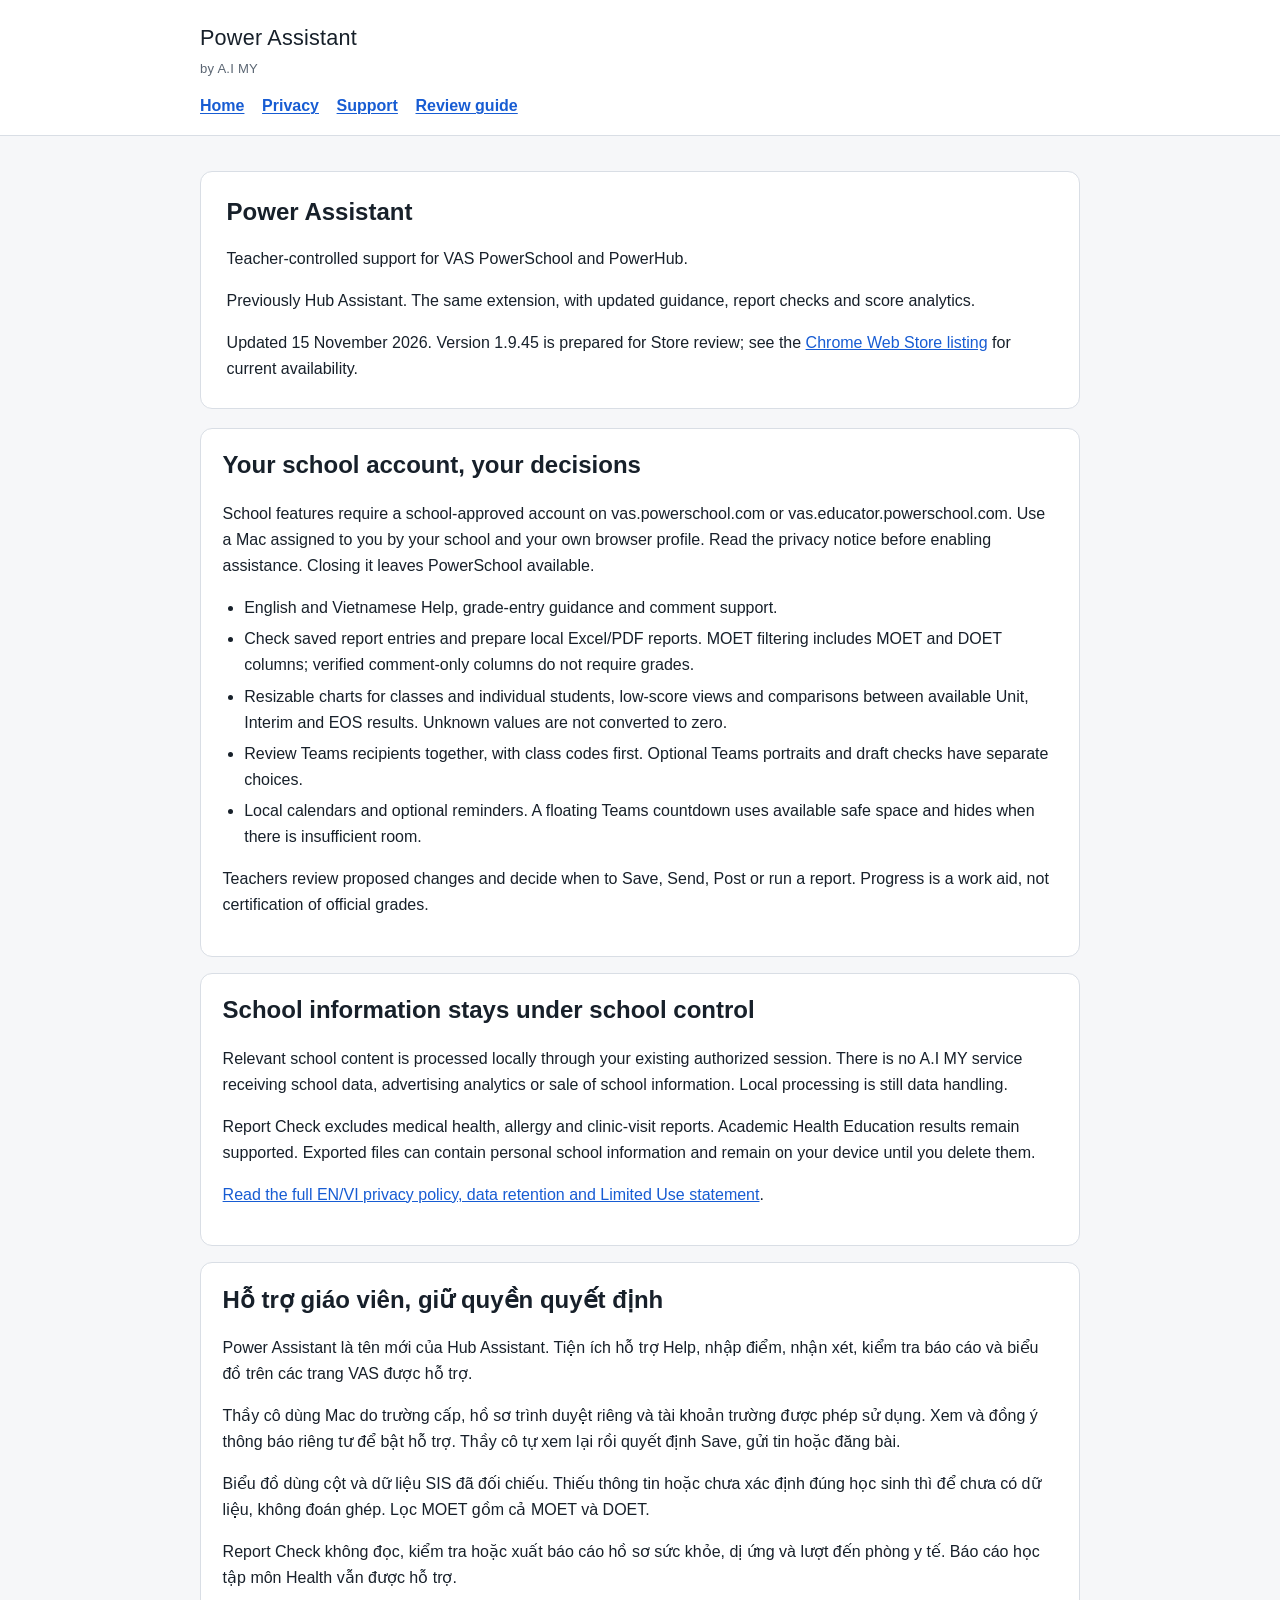
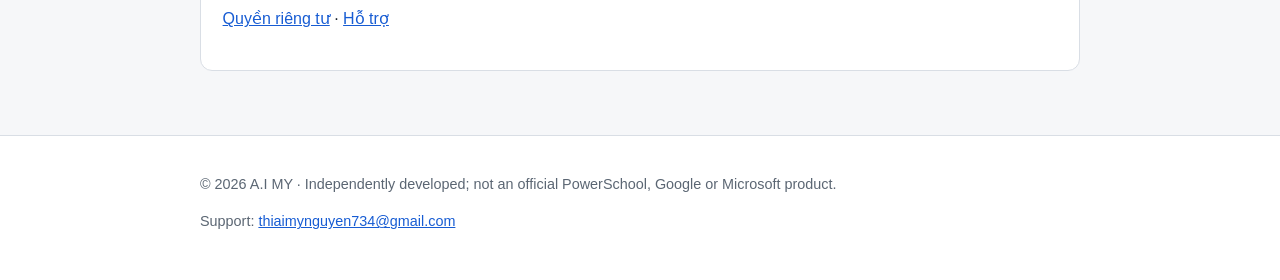
<file: index.html>
<!doctype html><html lang="en"><head><meta charset="utf-8"><meta name="viewport" content="width=device-width, initial-scale=1"><meta name="description" content="Power Assistant: teacher-controlled support for authorized VAS PowerSchool workflows."><title>Power Assistant — Teacher guidance, reports and privacy</title><link rel="stylesheet" href="styles.css"></head><body><a class="skip-link" href="#content">Skip to content</a><header><div class="header-inner"><p class="brand">Power Assistant <small>by A.I MY</small></p><nav aria-label="Primary navigation"><a href="index.html">Home</a><a href="privacy.html">Privacy</a><a href="support.html">Support</a><a href="review-1.9.45.html">Review guide</a></nav></div></header><main id="content"><section class="hero"><h1>Power Assistant</h1><p>Teacher-controlled support for VAS PowerSchool and PowerHub.</p><p>Previously Hub Assistant. The same extension, with updated guidance, report checks and score analytics.</p><p>Updated 15 November 2026. Version 1.9.45 is prepared for Store review; see the <a href="https://chromewebstore.google.com/detail/akcdhachbpmdfophikblfkghnpnbhhgl">Chrome Web Store listing</a> for current availability.</p></section>
<section class="card"><h2>Your school account, your decisions</h2><p>School features require a school-approved account on vas.powerschool.com or vas.educator.powerschool.com. Use a Mac assigned to you by your school and your own browser profile. Read the privacy notice before enabling assistance. Closing it leaves PowerSchool available.</p><ul><li>English and Vietnamese Help, grade-entry guidance and comment support.</li><li>Check saved report entries and prepare local Excel/PDF reports. MOET filtering includes MOET and DOET columns; verified comment-only columns do not require grades.</li><li>Resizable charts for classes and individual students, low-score views and comparisons between available Unit, Interim and EOS results. Unknown values are not converted to zero.</li><li>Review Teams recipients together, with class codes first. Optional Teams portraits and draft checks have separate choices.</li><li>Local calendars and optional reminders. A floating Teams countdown uses available safe space and hides when there is insufficient room.</li></ul><p>Teachers review proposed changes and decide when to Save, Send, Post or run a report. Progress is a work aid, not certification of official grades.</p></section>
<section class="card"><h2>School information stays under school control</h2><p>Relevant school content is processed locally through your existing authorized session. There is no A.I MY service receiving school data, advertising analytics or sale of school information. Local processing is still data handling.</p><p>Report Check excludes medical health, allergy and clinic-visit reports. Academic Health Education results remain supported. Exported files can contain personal school information and remain on your device until you delete them.</p><p><a href="privacy.html">Read the full EN/VI privacy policy, data retention and Limited Use statement</a>.</p></section>
<section class="card" lang="vi"><h2>Hỗ trợ giáo viên, giữ quyền quyết định</h2><p>Power Assistant là tên mới của Hub Assistant. Tiện ích hỗ trợ Help, nhập điểm, nhận xét, kiểm tra báo cáo và biểu đồ trên các trang VAS được hỗ trợ.</p><p>Thầy cô dùng Mac do trường cấp, hồ sơ trình duyệt riêng và tài khoản trường được phép sử dụng. Xem và đồng ý thông báo riêng tư để bật hỗ trợ. Thầy cô tự xem lại rồi quyết định Save, gửi tin hoặc đăng bài.</p><p>Biểu đồ dùng cột và dữ liệu SIS đã đối chiếu. Thiếu thông tin hoặc chưa xác định đúng học sinh thì để chưa có dữ liệu, không đoán ghép. Lọc MOET gồm cả MOET và DOET.</p><p>Report Check không đọc, kiểm tra hoặc xuất báo cáo hồ sơ sức khỏe, dị ứng và lượt đến phòng y tế. Báo cáo học tập môn Health vẫn được hỗ trợ.</p><p><a href="privacy.html#vi">Quyền riêng tư</a> · <a href="support.html">Hỗ trợ</a></p></section></main><footer><div class="footer-inner"><p>© 2026 A.I MY · Independently developed; not an official PowerSchool, Google or Microsoft product.</p><p>Support: <a href="mailto:thiaimynguyen734@gmail.com">thiaimynguyen734@gmail.com</a></p></div></footer></body></html>
</file>
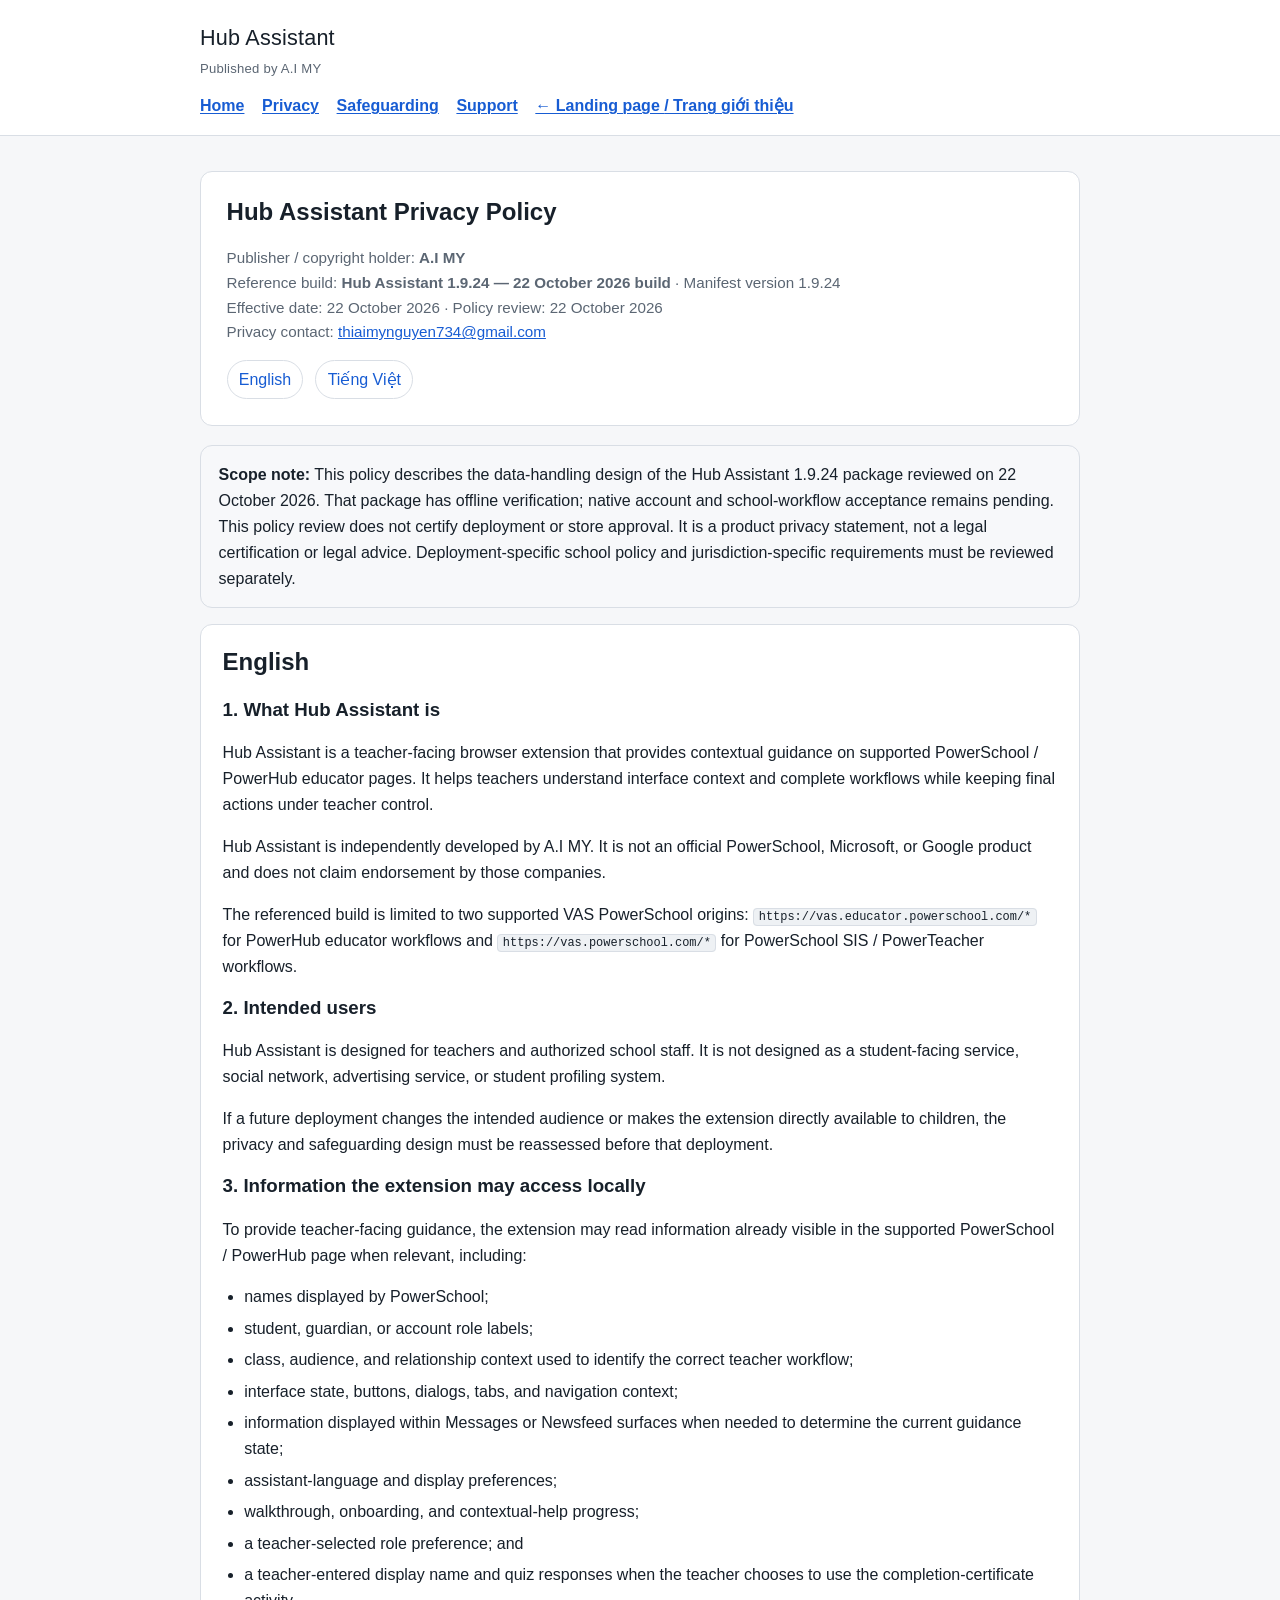
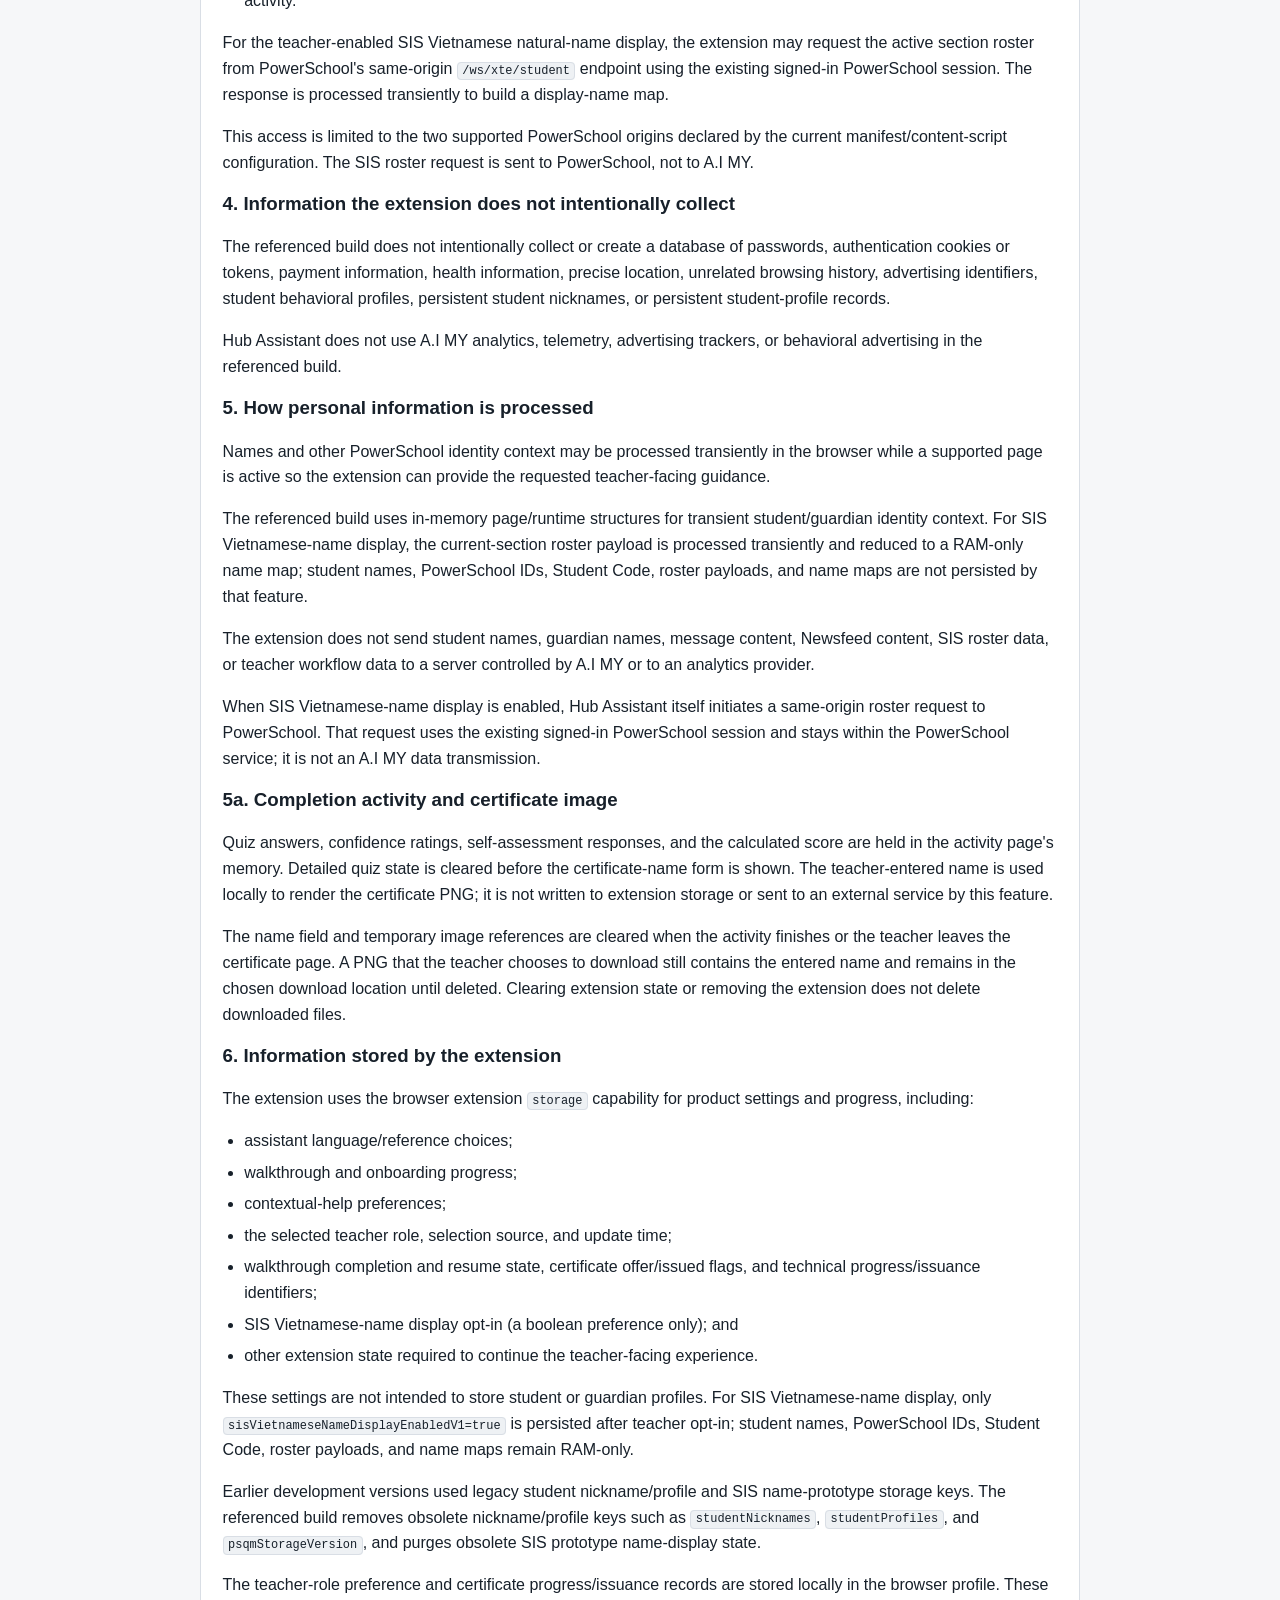
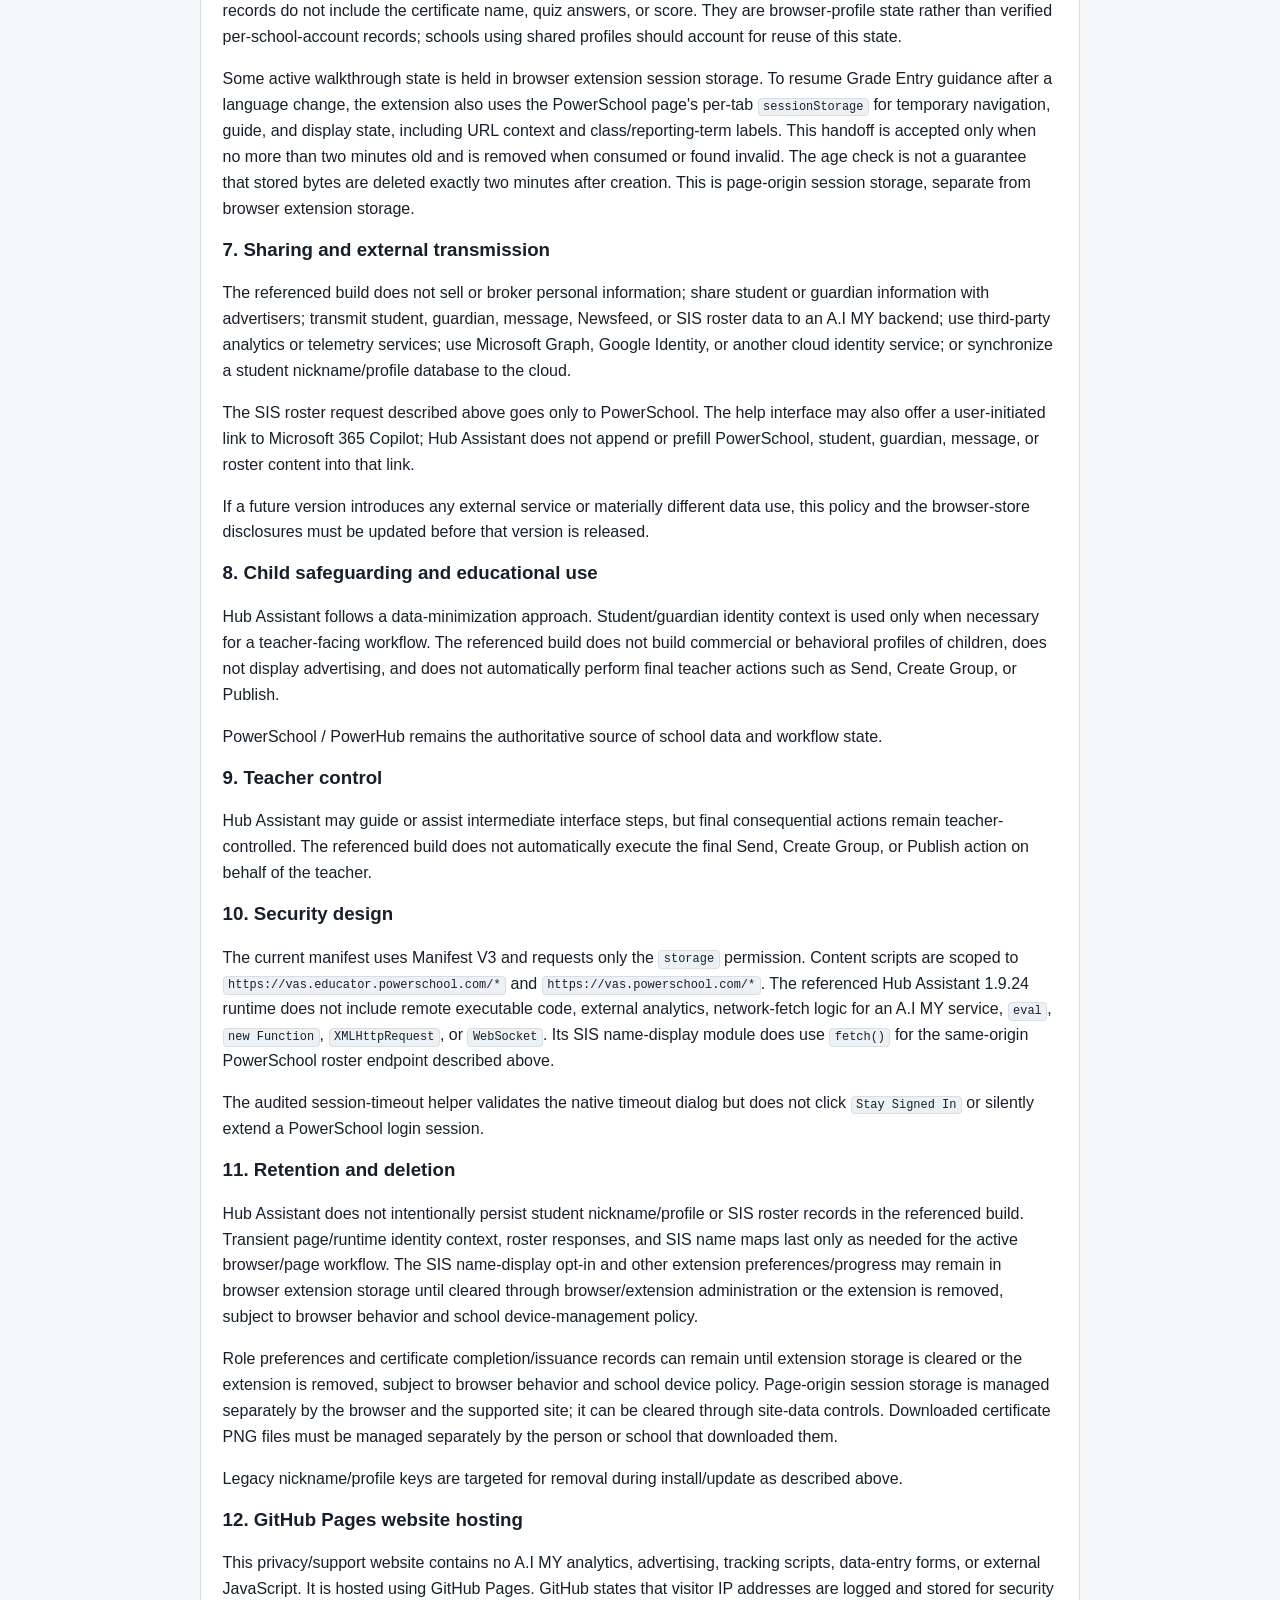
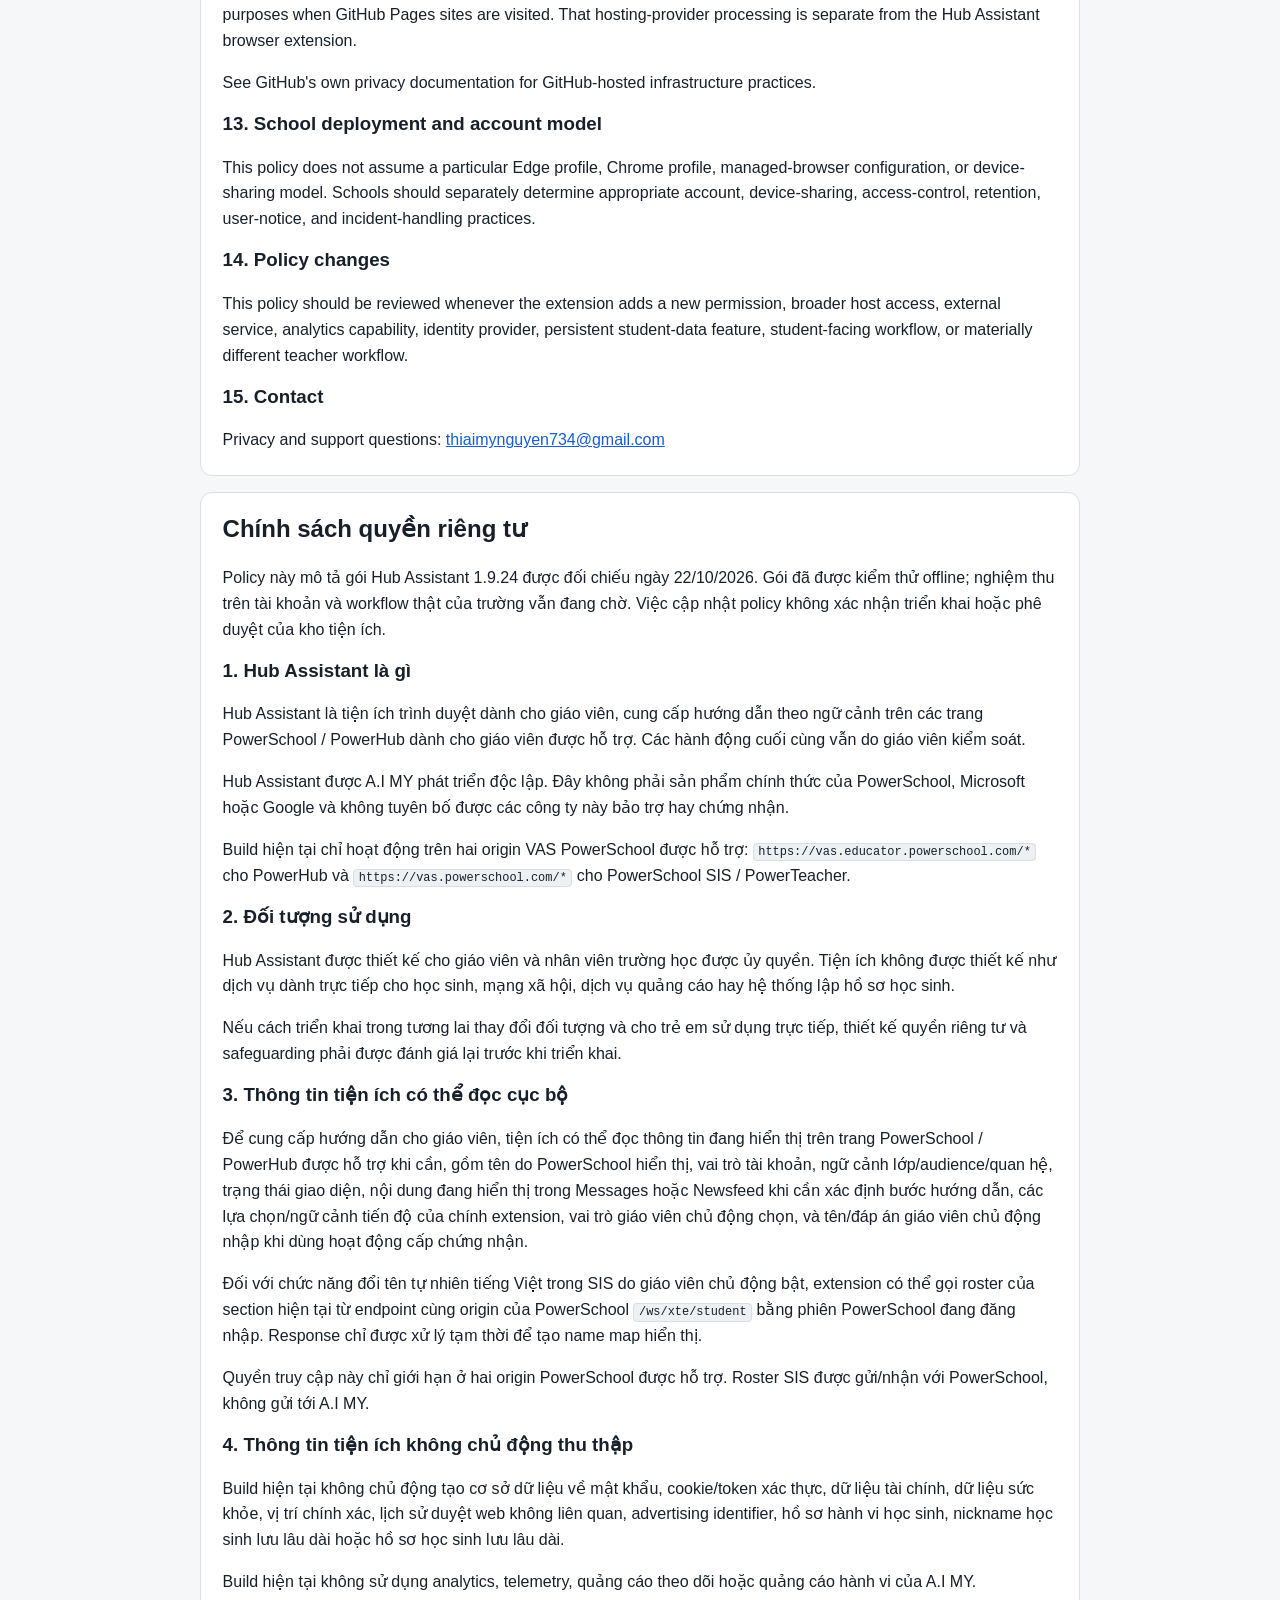
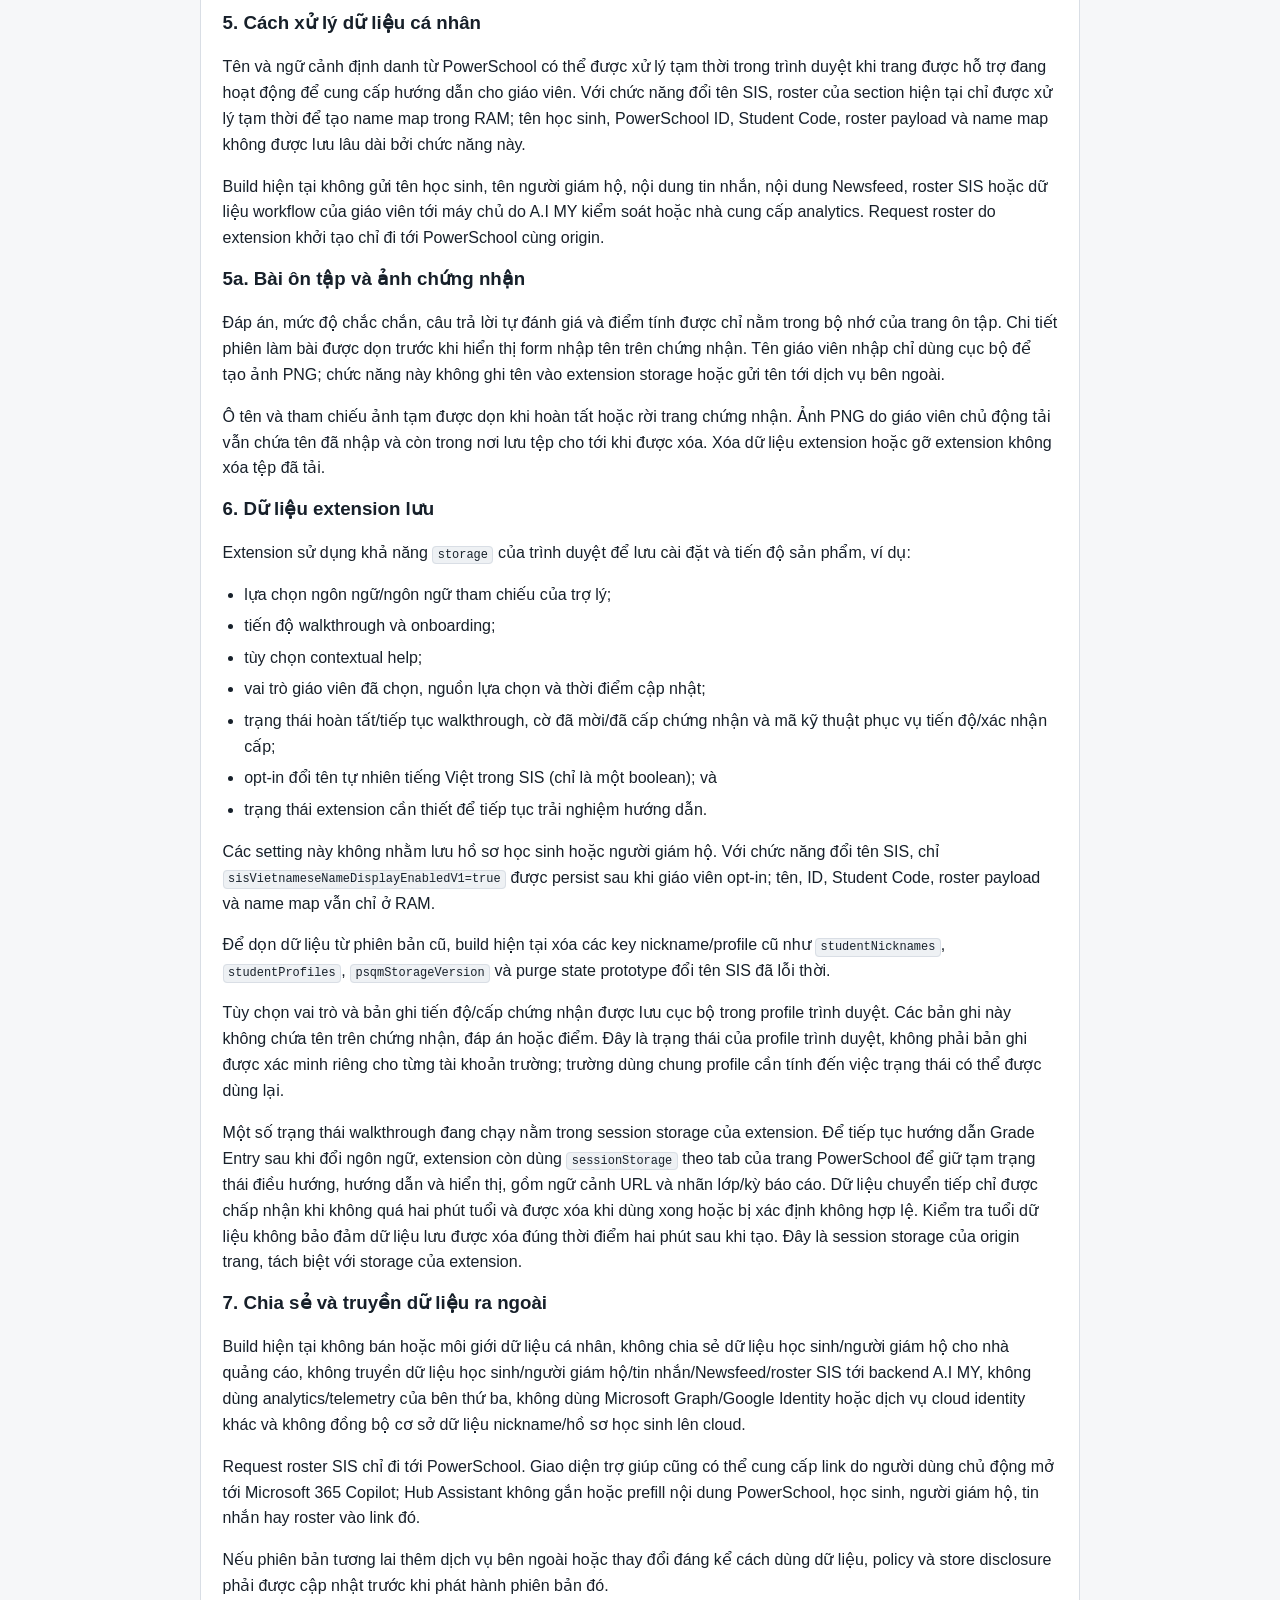
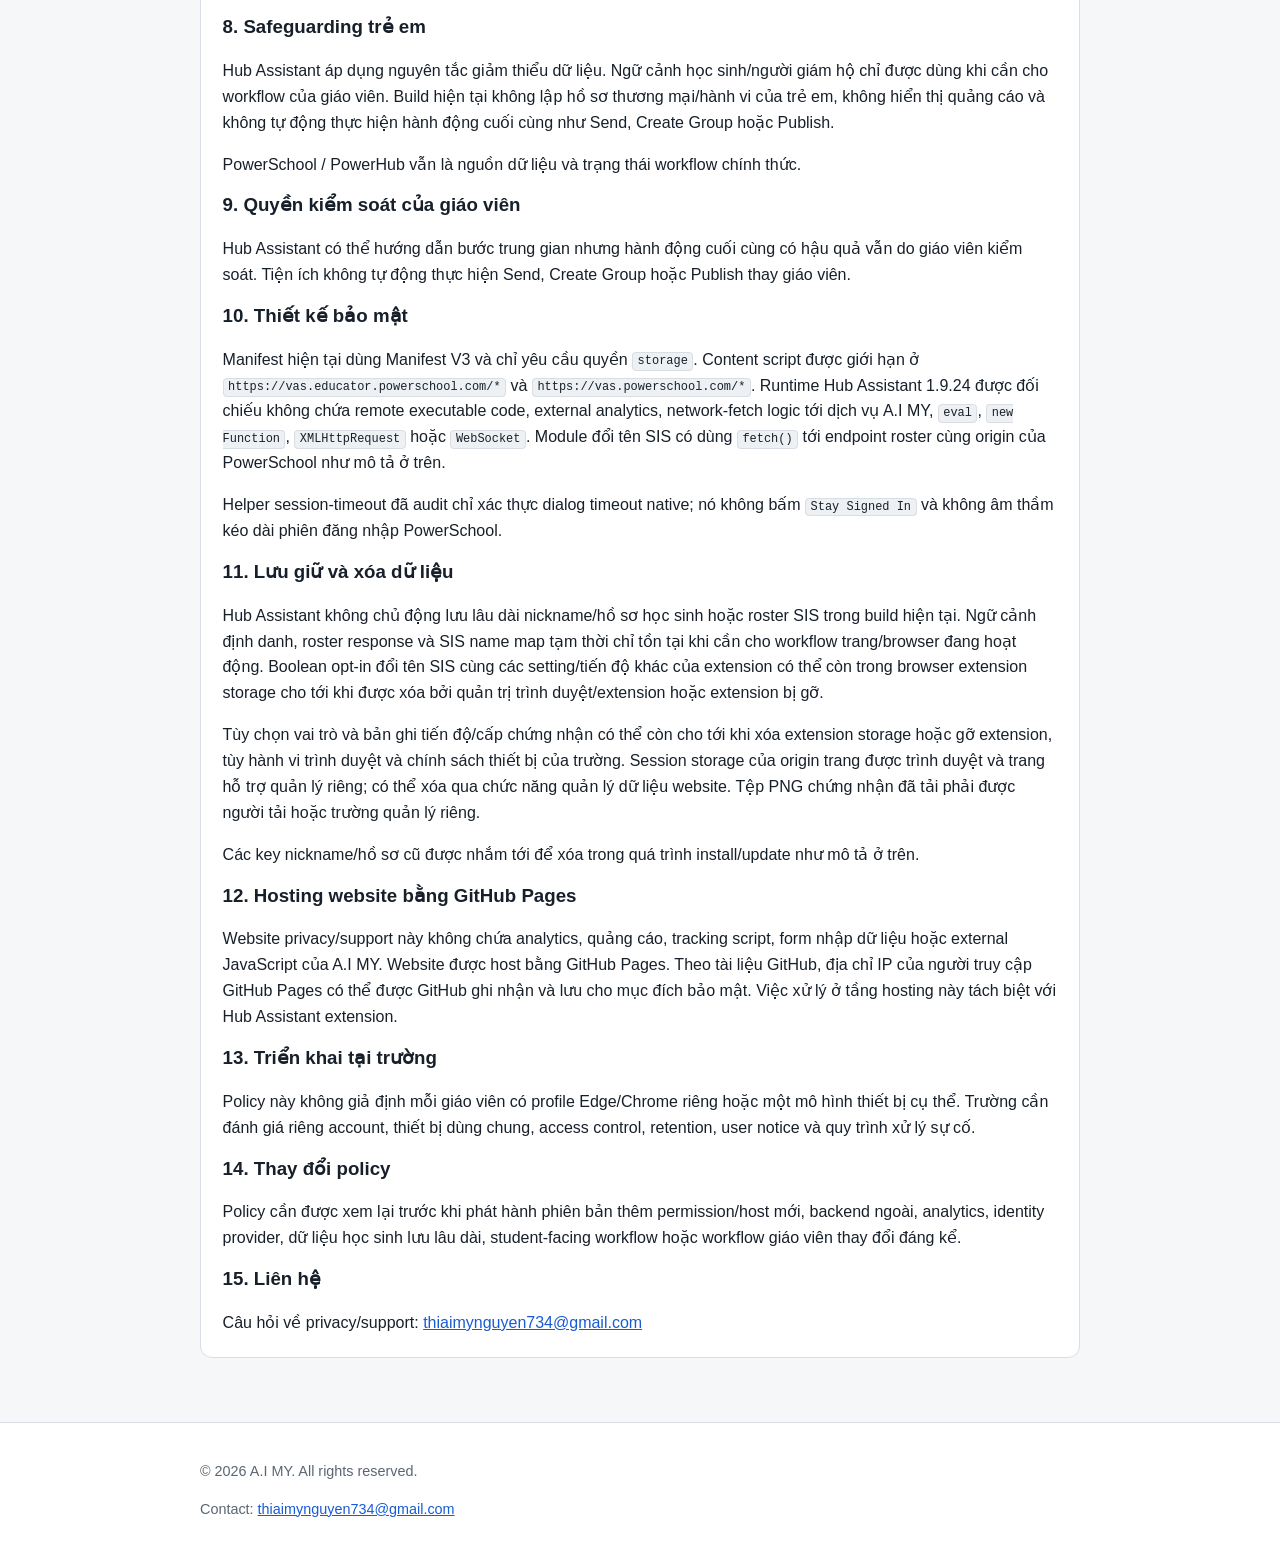
<file: privacy-20261022.html>
<!doctype html>
<html lang="en">
<head>
  <meta charset="utf-8">
  <meta name="viewport" content="width=device-width, initial-scale=1">
  <meta name="description" content="Privacy Policy for Hub Assistant by A.I MY.">
  <title>Privacy Policy — Hub Assistant</title>
  <link rel="stylesheet" href="styles.css">
</head>
<body>
<a class="skip-link" href="#content">Skip to content</a>
<header>
  <div class="header-inner">
    <p class="brand">Hub Assistant <small>Published by A.I MY</small></p>
    <nav aria-label="Primary navigation">
      <a href="index.html">Home</a>
      <a href="privacy.html" aria-current="page">Privacy</a>
      <a href="safeguarding.html">Safeguarding</a>
      <a href="support.html">Support</a>
      <a href="https://aimy-hubassistant-landingpage.netlify.app/">← Landing page <span lang="vi">/ Trang giới thiệu</span></a>
    </nav>
  </div>
</header>
<main id="content">
  <section class="hero">
    <h1>Hub Assistant Privacy Policy</h1>
    <p class="meta">Publisher / copyright holder: <strong>A.I MY</strong><br>Reference build: <strong>Hub Assistant 1.9.24 — 22 October 2026 build</strong> · Manifest version 1.9.24<br>Effective date: 22 October 2026 · Policy review: 22 October 2026<br>Privacy contact: <a href="mailto:thiaimynguyen734@gmail.com">thiaimynguyen734@gmail.com</a></p>
    <div class="lang-jump"><a href="#en">English</a><a href="#vi">Tiếng Việt</a></div>
  </section>

  <div class="notice">
    <strong>Scope note:</strong> This policy describes the data-handling design of the Hub Assistant 1.9.24 package reviewed on 22 October 2026. That package has offline verification; native account and school-workflow acceptance remains pending. This policy review does not certify deployment or store approval. It is a product privacy statement, not a legal certification or legal advice. Deployment-specific school policy and jurisdiction-specific requirements must be reviewed separately.
  </div>

  <section id="en" class="card">
    <h2>English</h2>

    <h3>1. What Hub Assistant is</h3>
    <p>Hub Assistant is a teacher-facing browser extension that provides contextual guidance on supported PowerSchool / PowerHub educator pages. It helps teachers understand interface context and complete workflows while keeping final actions under teacher control.</p>
    <p>Hub Assistant is independently developed by A.I MY. It is not an official PowerSchool, Microsoft, or Google product and does not claim endorsement by those companies.</p>
    <p>The referenced build is limited to two supported VAS PowerSchool origins: <code>https://vas.educator.powerschool.com/*</code> for PowerHub educator workflows and <code>https://vas.powerschool.com/*</code> for PowerSchool SIS / PowerTeacher workflows.</p>

    <h3>2. Intended users</h3>
    <p>Hub Assistant is designed for teachers and authorized school staff. It is not designed as a student-facing service, social network, advertising service, or student profiling system.</p>
    <p>If a future deployment changes the intended audience or makes the extension directly available to children, the privacy and safeguarding design must be reassessed before that deployment.</p>

    <h3>3. Information the extension may access locally</h3>
    <p>To provide teacher-facing guidance, the extension may read information already visible in the supported PowerSchool / PowerHub page when relevant, including:</p>
    <ul>
      <li>names displayed by PowerSchool;</li>
      <li>student, guardian, or account role labels;</li>
      <li>class, audience, and relationship context used to identify the correct teacher workflow;</li>
      <li>interface state, buttons, dialogs, tabs, and navigation context;</li>
      <li>information displayed within Messages or Newsfeed surfaces when needed to determine the current guidance state;</li>
      <li>assistant-language and display preferences;</li>
      <li>walkthrough, onboarding, and contextual-help progress;</li>
      <li>a teacher-selected role preference; and</li>
      <li>a teacher-entered display name and quiz responses when the teacher chooses to use the completion-certificate activity.</li>
    </ul>
    <p>For the teacher-enabled SIS Vietnamese natural-name display, the extension may request the active section roster from PowerSchool's same-origin <code>/ws/xte/student</code> endpoint using the existing signed-in PowerSchool session. The response is processed transiently to build a display-name map.</p>
    <p>This access is limited to the two supported PowerSchool origins declared by the current manifest/content-script configuration. The SIS roster request is sent to PowerSchool, not to A.I MY.</p>

    <h3>4. Information the extension does not intentionally collect</h3>
    <p>The referenced build does not intentionally collect or create a database of passwords, authentication cookies or tokens, payment information, health information, precise location, unrelated browsing history, advertising identifiers, student behavioral profiles, persistent student nicknames, or persistent student-profile records.</p>
    <p>Hub Assistant does not use A.I MY analytics, telemetry, advertising trackers, or behavioral advertising in the referenced build.</p>

    <h3>5. How personal information is processed</h3>
    <p>Names and other PowerSchool identity context may be processed transiently in the browser while a supported page is active so the extension can provide the requested teacher-facing guidance.</p>
    <p>The referenced build uses in-memory page/runtime structures for transient student/guardian identity context. For SIS Vietnamese-name display, the current-section roster payload is processed transiently and reduced to a RAM-only name map; student names, PowerSchool IDs, Student Code, roster payloads, and name maps are not persisted by that feature.</p>
    <p>The extension does not send student names, guardian names, message content, Newsfeed content, SIS roster data, or teacher workflow data to a server controlled by A.I MY or to an analytics provider.</p>
    <p>When SIS Vietnamese-name display is enabled, Hub Assistant itself initiates a same-origin roster request to PowerSchool. That request uses the existing signed-in PowerSchool session and stays within the PowerSchool service; it is not an A.I MY data transmission.</p>

    <h3>5a. Completion activity and certificate image</h3>
    <p>Quiz answers, confidence ratings, self-assessment responses, and the calculated score are held in the activity page's memory. Detailed quiz state is cleared before the certificate-name form is shown. The teacher-entered name is used locally to render the certificate PNG; it is not written to extension storage or sent to an external service by this feature.</p>
    <p>The name field and temporary image references are cleared when the activity finishes or the teacher leaves the certificate page. A PNG that the teacher chooses to download still contains the entered name and remains in the chosen download location until deleted. Clearing extension state or removing the extension does not delete downloaded files.</p>

    <h3>6. Information stored by the extension</h3>
    <p>The extension uses the browser extension <code>storage</code> capability for product settings and progress, including:</p>
    <ul>
      <li>assistant language/reference choices;</li>
      <li>walkthrough and onboarding progress;</li>
      <li>contextual-help preferences;</li>
      <li>the selected teacher role, selection source, and update time;</li>
      <li>walkthrough completion and resume state, certificate offer/issued flags, and technical progress/issuance identifiers;</li>
      <li>SIS Vietnamese-name display opt-in (a boolean preference only); and</li>
      <li>other extension state required to continue the teacher-facing experience.</li>
    </ul>
    <p>These settings are not intended to store student or guardian profiles. For SIS Vietnamese-name display, only <code>sisVietnameseNameDisplayEnabledV1=true</code> is persisted after teacher opt-in; student names, PowerSchool IDs, Student Code, roster payloads, and name maps remain RAM-only.</p>
    <p>Earlier development versions used legacy student nickname/profile and SIS name-prototype storage keys. The referenced build removes obsolete nickname/profile keys such as <code>studentNicknames</code>, <code>studentProfiles</code>, and <code>psqmStorageVersion</code>, and purges obsolete SIS prototype name-display state.</p>

    <p>The teacher-role preference and certificate progress/issuance records are stored locally in the browser profile. These records do not include the certificate name, quiz answers, or score. They are browser-profile state rather than verified per-school-account records; schools using shared profiles should account for reuse of this state.</p>
    <p>Some active walkthrough state is held in browser extension session storage. To resume Grade Entry guidance after a language change, the extension also uses the PowerSchool page's per-tab <code>sessionStorage</code> for temporary navigation, guide, and display state, including URL context and class/reporting-term labels. This handoff is accepted only when no more than two minutes old and is removed when consumed or found invalid. The age check is not a guarantee that stored bytes are deleted exactly two minutes after creation. This is page-origin session storage, separate from browser extension storage.</p>

    <h3>7. Sharing and external transmission</h3>
    <p>The referenced build does not sell or broker personal information; share student or guardian information with advertisers; transmit student, guardian, message, Newsfeed, or SIS roster data to an A.I MY backend; use third-party analytics or telemetry services; use Microsoft Graph, Google Identity, or another cloud identity service; or synchronize a student nickname/profile database to the cloud.</p>
    <p>The SIS roster request described above goes only to PowerSchool. The help interface may also offer a user-initiated link to Microsoft 365 Copilot; Hub Assistant does not append or prefill PowerSchool, student, guardian, message, or roster content into that link.</p>
    <p>If a future version introduces any external service or materially different data use, this policy and the browser-store disclosures must be updated before that version is released.</p>

    <h3>8. Child safeguarding and educational use</h3>
    <p>Hub Assistant follows a data-minimization approach. Student/guardian identity context is used only when necessary for a teacher-facing workflow. The referenced build does not build commercial or behavioral profiles of children, does not display advertising, and does not automatically perform final teacher actions such as Send, Create Group, or Publish.</p>
    <p>PowerSchool / PowerHub remains the authoritative source of school data and workflow state.</p>

    <h3>9. Teacher control</h3>
    <p>Hub Assistant may guide or assist intermediate interface steps, but final consequential actions remain teacher-controlled. The referenced build does not automatically execute the final Send, Create Group, or Publish action on behalf of the teacher.</p>

    <h3>10. Security design</h3>
    <p>The current manifest uses Manifest V3 and requests only the <code>storage</code> permission. Content scripts are scoped to <code>https://vas.educator.powerschool.com/*</code> and <code>https://vas.powerschool.com/*</code>. The referenced Hub Assistant 1.9.24 runtime does not include remote executable code, external analytics, network-fetch logic for an A.I MY service, <code>eval</code>, <code>new Function</code>, <code>XMLHttpRequest</code>, or <code>WebSocket</code>. Its SIS name-display module does use <code>fetch()</code> for the same-origin PowerSchool roster endpoint described above.</p>
    <p>The audited session-timeout helper validates the native timeout dialog but does not click <code>Stay Signed In</code> or silently extend a PowerSchool login session.</p>

    <h3>11. Retention and deletion</h3>
    <p>Hub Assistant does not intentionally persist student nickname/profile or SIS roster records in the referenced build. Transient page/runtime identity context, roster responses, and SIS name maps last only as needed for the active browser/page workflow. The SIS name-display opt-in and other extension preferences/progress may remain in browser extension storage until cleared through browser/extension administration or the extension is removed, subject to browser behavior and school device-management policy.</p>
    <p>Role preferences and certificate completion/issuance records can remain until extension storage is cleared or the extension is removed, subject to browser behavior and school device policy. Page-origin session storage is managed separately by the browser and the supported site; it can be cleared through site-data controls. Downloaded certificate PNG files must be managed separately by the person or school that downloaded them.</p>
    <p>Legacy nickname/profile keys are targeted for removal during install/update as described above.</p>

    <h3>12. GitHub Pages website hosting</h3>
    <p>This privacy/support website contains no A.I MY analytics, advertising, tracking scripts, data-entry forms, or external JavaScript. It is hosted using GitHub Pages. GitHub states that visitor IP addresses are logged and stored for security purposes when GitHub Pages sites are visited. That hosting-provider processing is separate from the Hub Assistant browser extension.</p>
    <p>See GitHub's own privacy documentation for GitHub-hosted infrastructure practices.</p>

    <h3>13. School deployment and account model</h3>
    <p>This policy does not assume a particular Edge profile, Chrome profile, managed-browser configuration, or device-sharing model. Schools should separately determine appropriate account, device-sharing, access-control, retention, user-notice, and incident-handling practices.</p>

    <h3>14. Policy changes</h3>
    <p>This policy should be reviewed whenever the extension adds a new permission, broader host access, external service, analytics capability, identity provider, persistent student-data feature, student-facing workflow, or materially different teacher workflow.</p>

    <h3>15. Contact</h3>
    <address>Privacy and support questions: <a href="mailto:thiaimynguyen734@gmail.com">thiaimynguyen734@gmail.com</a></address>
  </section>

  <section id="vi" class="card" lang="vi">
    <h2>Chính sách quyền riêng tư</h2>
    <p>Policy này mô tả gói Hub Assistant 1.9.24 được đối chiếu ngày 22/10/2026. Gói đã được kiểm thử offline; nghiệm thu trên tài khoản và workflow thật của trường vẫn đang chờ. Việc cập nhật policy không xác nhận triển khai hoặc phê duyệt của kho tiện ích.</p>

    <h3>1. Hub Assistant là gì</h3>
    <p>Hub Assistant là tiện ích trình duyệt dành cho giáo viên, cung cấp hướng dẫn theo ngữ cảnh trên các trang PowerSchool / PowerHub dành cho giáo viên được hỗ trợ. Các hành động cuối cùng vẫn do giáo viên kiểm soát.</p>
    <p>Hub Assistant được A.I MY phát triển độc lập. Đây không phải sản phẩm chính thức của PowerSchool, Microsoft hoặc Google và không tuyên bố được các công ty này bảo trợ hay chứng nhận.</p>
    <p>Build hiện tại chỉ hoạt động trên hai origin VAS PowerSchool được hỗ trợ: <code>https://vas.educator.powerschool.com/*</code> cho PowerHub và <code>https://vas.powerschool.com/*</code> cho PowerSchool SIS / PowerTeacher.</p>

    <h3>2. Đối tượng sử dụng</h3>
    <p>Hub Assistant được thiết kế cho giáo viên và nhân viên trường học được ủy quyền. Tiện ích không được thiết kế như dịch vụ dành trực tiếp cho học sinh, mạng xã hội, dịch vụ quảng cáo hay hệ thống lập hồ sơ học sinh.</p>
    <p>Nếu cách triển khai trong tương lai thay đổi đối tượng và cho trẻ em sử dụng trực tiếp, thiết kế quyền riêng tư và safeguarding phải được đánh giá lại trước khi triển khai.</p>

    <h3>3. Thông tin tiện ích có thể đọc cục bộ</h3>
    <p>Để cung cấp hướng dẫn cho giáo viên, tiện ích có thể đọc thông tin đang hiển thị trên trang PowerSchool / PowerHub được hỗ trợ khi cần, gồm tên do PowerSchool hiển thị, vai trò tài khoản, ngữ cảnh lớp/audience/quan hệ, trạng thái giao diện, nội dung đang hiển thị trong Messages hoặc Newsfeed khi cần xác định bước hướng dẫn, các lựa chọn/ngữ cảnh tiến độ của chính extension, vai trò giáo viên chủ động chọn, và tên/đáp án giáo viên chủ động nhập khi dùng hoạt động cấp chứng nhận.</p>
    <p>Đối với chức năng đổi tên tự nhiên tiếng Việt trong SIS do giáo viên chủ động bật, extension có thể gọi roster của section hiện tại từ endpoint cùng origin của PowerSchool <code>/ws/xte/student</code> bằng phiên PowerSchool đang đăng nhập. Response chỉ được xử lý tạm thời để tạo name map hiển thị.</p>
    <p>Quyền truy cập này chỉ giới hạn ở hai origin PowerSchool được hỗ trợ. Roster SIS được gửi/nhận với PowerSchool, không gửi tới A.I MY.</p>

    <h3>4. Thông tin tiện ích không chủ động thu thập</h3>
    <p>Build hiện tại không chủ động tạo cơ sở dữ liệu về mật khẩu, cookie/token xác thực, dữ liệu tài chính, dữ liệu sức khỏe, vị trí chính xác, lịch sử duyệt web không liên quan, advertising identifier, hồ sơ hành vi học sinh, nickname học sinh lưu lâu dài hoặc hồ sơ học sinh lưu lâu dài.</p>
    <p>Build hiện tại không sử dụng analytics, telemetry, quảng cáo theo dõi hoặc quảng cáo hành vi của A.I MY.</p>

    <h3>5. Cách xử lý dữ liệu cá nhân</h3>
    <p>Tên và ngữ cảnh định danh từ PowerSchool có thể được xử lý tạm thời trong trình duyệt khi trang được hỗ trợ đang hoạt động để cung cấp hướng dẫn cho giáo viên. Với chức năng đổi tên SIS, roster của section hiện tại chỉ được xử lý tạm thời để tạo name map trong RAM; tên học sinh, PowerSchool ID, Student Code, roster payload và name map không được lưu lâu dài bởi chức năng này.</p>
    <p>Build hiện tại không gửi tên học sinh, tên người giám hộ, nội dung tin nhắn, nội dung Newsfeed, roster SIS hoặc dữ liệu workflow của giáo viên tới máy chủ do A.I MY kiểm soát hoặc nhà cung cấp analytics. Request roster do extension khởi tạo chỉ đi tới PowerSchool cùng origin.</p>

    <h3>5a. Bài ôn tập và ảnh chứng nhận</h3>
    <p>Đáp án, mức độ chắc chắn, câu trả lời tự đánh giá và điểm tính được chỉ nằm trong bộ nhớ của trang ôn tập. Chi tiết phiên làm bài được dọn trước khi hiển thị form nhập tên trên chứng nhận. Tên giáo viên nhập chỉ dùng cục bộ để tạo ảnh PNG; chức năng này không ghi tên vào extension storage hoặc gửi tên tới dịch vụ bên ngoài.</p>
    <p>Ô tên và tham chiếu ảnh tạm được dọn khi hoàn tất hoặc rời trang chứng nhận. Ảnh PNG do giáo viên chủ động tải vẫn chứa tên đã nhập và còn trong nơi lưu tệp cho tới khi được xóa. Xóa dữ liệu extension hoặc gỡ extension không xóa tệp đã tải.</p>

    <h3>6. Dữ liệu extension lưu</h3>
    <p>Extension sử dụng khả năng <code>storage</code> của trình duyệt để lưu cài đặt và tiến độ sản phẩm, ví dụ:</p>
    <ul>
      <li>lựa chọn ngôn ngữ/ngôn ngữ tham chiếu của trợ lý;</li>
      <li>tiến độ walkthrough và onboarding;</li>
      <li>tùy chọn contextual help;</li>
      <li>vai trò giáo viên đã chọn, nguồn lựa chọn và thời điểm cập nhật;</li>
      <li>trạng thái hoàn tất/tiếp tục walkthrough, cờ đã mời/đã cấp chứng nhận và mã kỹ thuật phục vụ tiến độ/xác nhận cấp;</li>
      <li>opt-in đổi tên tự nhiên tiếng Việt trong SIS (chỉ là một boolean); và</li>
      <li>trạng thái extension cần thiết để tiếp tục trải nghiệm hướng dẫn.</li>
    </ul>
    <p>Các setting này không nhằm lưu hồ sơ học sinh hoặc người giám hộ. Với chức năng đổi tên SIS, chỉ <code>sisVietnameseNameDisplayEnabledV1=true</code> được persist sau khi giáo viên opt-in; tên, ID, Student Code, roster payload và name map vẫn chỉ ở RAM.</p>
    <p>Để dọn dữ liệu từ phiên bản cũ, build hiện tại xóa các key nickname/profile cũ như <code>studentNicknames</code>, <code>studentProfiles</code>, <code>psqmStorageVersion</code> và purge state prototype đổi tên SIS đã lỗi thời.</p>

    <p>Tùy chọn vai trò và bản ghi tiến độ/cấp chứng nhận được lưu cục bộ trong profile trình duyệt. Các bản ghi này không chứa tên trên chứng nhận, đáp án hoặc điểm. Đây là trạng thái của profile trình duyệt, không phải bản ghi được xác minh riêng cho từng tài khoản trường; trường dùng chung profile cần tính đến việc trạng thái có thể được dùng lại.</p>
    <p>Một số trạng thái walkthrough đang chạy nằm trong session storage của extension. Để tiếp tục hướng dẫn Grade Entry sau khi đổi ngôn ngữ, extension còn dùng <code>sessionStorage</code> theo tab của trang PowerSchool để giữ tạm trạng thái điều hướng, hướng dẫn và hiển thị, gồm ngữ cảnh URL và nhãn lớp/kỳ báo cáo. Dữ liệu chuyển tiếp chỉ được chấp nhận khi không quá hai phút tuổi và được xóa khi dùng xong hoặc bị xác định không hợp lệ. Kiểm tra tuổi dữ liệu không bảo đảm dữ liệu lưu được xóa đúng thời điểm hai phút sau khi tạo. Đây là session storage của origin trang, tách biệt với storage của extension.</p>

    <h3>7. Chia sẻ và truyền dữ liệu ra ngoài</h3>
    <p>Build hiện tại không bán hoặc môi giới dữ liệu cá nhân, không chia sẻ dữ liệu học sinh/người giám hộ cho nhà quảng cáo, không truyền dữ liệu học sinh/người giám hộ/tin nhắn/Newsfeed/roster SIS tới backend A.I MY, không dùng analytics/telemetry của bên thứ ba, không dùng Microsoft Graph/Google Identity hoặc dịch vụ cloud identity khác và không đồng bộ cơ sở dữ liệu nickname/hồ sơ học sinh lên cloud.</p>
    <p>Request roster SIS chỉ đi tới PowerSchool. Giao diện trợ giúp cũng có thể cung cấp link do người dùng chủ động mở tới Microsoft 365 Copilot; Hub Assistant không gắn hoặc prefill nội dung PowerSchool, học sinh, người giám hộ, tin nhắn hay roster vào link đó.</p>
    <p>Nếu phiên bản tương lai thêm dịch vụ bên ngoài hoặc thay đổi đáng kể cách dùng dữ liệu, policy và store disclosure phải được cập nhật trước khi phát hành phiên bản đó.</p>

    <h3>8. Safeguarding trẻ em</h3>
    <p>Hub Assistant áp dụng nguyên tắc giảm thiểu dữ liệu. Ngữ cảnh học sinh/người giám hộ chỉ được dùng khi cần cho workflow của giáo viên. Build hiện tại không lập hồ sơ thương mại/hành vi của trẻ em, không hiển thị quảng cáo và không tự động thực hiện hành động cuối cùng như Send, Create Group hoặc Publish.</p>
    <p>PowerSchool / PowerHub vẫn là nguồn dữ liệu và trạng thái workflow chính thức.</p>

    <h3>9. Quyền kiểm soát của giáo viên</h3>
    <p>Hub Assistant có thể hướng dẫn bước trung gian nhưng hành động cuối cùng có hậu quả vẫn do giáo viên kiểm soát. Tiện ích không tự động thực hiện Send, Create Group hoặc Publish thay giáo viên.</p>

    <h3>10. Thiết kế bảo mật</h3>
    <p>Manifest hiện tại dùng Manifest V3 và chỉ yêu cầu quyền <code>storage</code>. Content script được giới hạn ở <code>https://vas.educator.powerschool.com/*</code> và <code>https://vas.powerschool.com/*</code>. Runtime Hub Assistant 1.9.24 được đối chiếu không chứa remote executable code, external analytics, network-fetch logic tới dịch vụ A.I MY, <code>eval</code>, <code>new Function</code>, <code>XMLHttpRequest</code> hoặc <code>WebSocket</code>. Module đổi tên SIS có dùng <code>fetch()</code> tới endpoint roster cùng origin của PowerSchool như mô tả ở trên.</p>
    <p>Helper session-timeout đã audit chỉ xác thực dialog timeout native; nó không bấm <code>Stay Signed In</code> và không âm thầm kéo dài phiên đăng nhập PowerSchool.</p>

    <h3>11. Lưu giữ và xóa dữ liệu</h3>
    <p>Hub Assistant không chủ động lưu lâu dài nickname/hồ sơ học sinh hoặc roster SIS trong build hiện tại. Ngữ cảnh định danh, roster response và SIS name map tạm thời chỉ tồn tại khi cần cho workflow trang/browser đang hoạt động. Boolean opt-in đổi tên SIS cùng các setting/tiến độ khác của extension có thể còn trong browser extension storage cho tới khi được xóa bởi quản trị trình duyệt/extension hoặc extension bị gỡ.</p>
    <p>Tùy chọn vai trò và bản ghi tiến độ/cấp chứng nhận có thể còn cho tới khi xóa extension storage hoặc gỡ extension, tùy hành vi trình duyệt và chính sách thiết bị của trường. Session storage của origin trang được trình duyệt và trang hỗ trợ quản lý riêng; có thể xóa qua chức năng quản lý dữ liệu website. Tệp PNG chứng nhận đã tải phải được người tải hoặc trường quản lý riêng.</p>
    <p>Các key nickname/hồ sơ cũ được nhắm tới để xóa trong quá trình install/update như mô tả ở trên.</p>

    <h3>12. Hosting website bằng GitHub Pages</h3>
    <p>Website privacy/support này không chứa analytics, quảng cáo, tracking script, form nhập dữ liệu hoặc external JavaScript của A.I MY. Website được host bằng GitHub Pages. Theo tài liệu GitHub, địa chỉ IP của người truy cập GitHub Pages có thể được GitHub ghi nhận và lưu cho mục đích bảo mật. Việc xử lý ở tầng hosting này tách biệt với Hub Assistant extension.</p>

    <h3>13. Triển khai tại trường</h3>
    <p>Policy này không giả định mỗi giáo viên có profile Edge/Chrome riêng hoặc một mô hình thiết bị cụ thể. Trường cần đánh giá riêng account, thiết bị dùng chung, access control, retention, user notice và quy trình xử lý sự cố.</p>

    <h3>14. Thay đổi policy</h3>
    <p>Policy cần được xem lại trước khi phát hành phiên bản thêm permission/host mới, backend ngoài, analytics, identity provider, dữ liệu học sinh lưu lâu dài, student-facing workflow hoặc workflow giáo viên thay đổi đáng kể.</p>

    <h3>15. Liên hệ</h3>
    <address>Câu hỏi về privacy/support: <a href="mailto:thiaimynguyen734@gmail.com">thiaimynguyen734@gmail.com</a></address>
  </section>
</main>
<footer>
  <div class="footer-inner">
    <p>© 2026 A.I MY. All rights reserved.</p>
    <p>Contact: <a href="mailto:thiaimynguyen734@gmail.com">thiaimynguyen734@gmail.com</a></p>
  </div>
</footer>
</body>
</html>
</file>
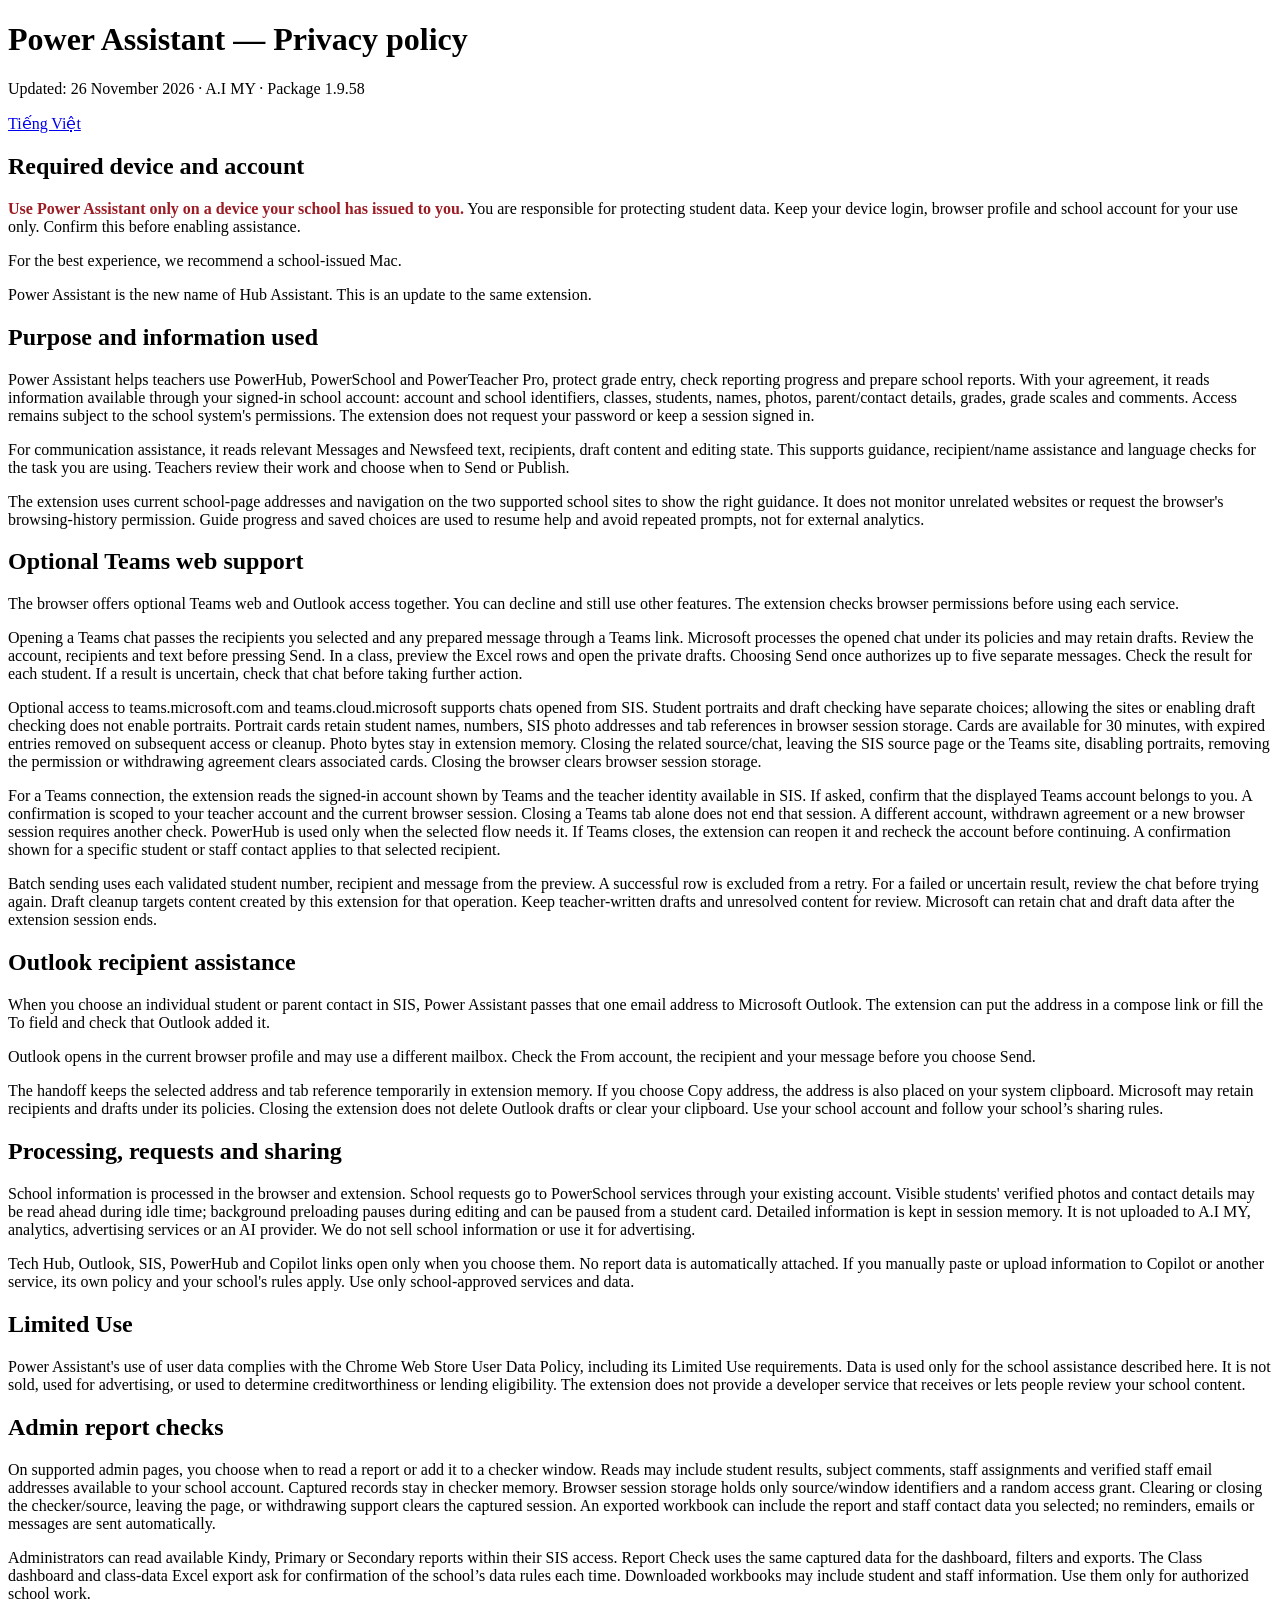
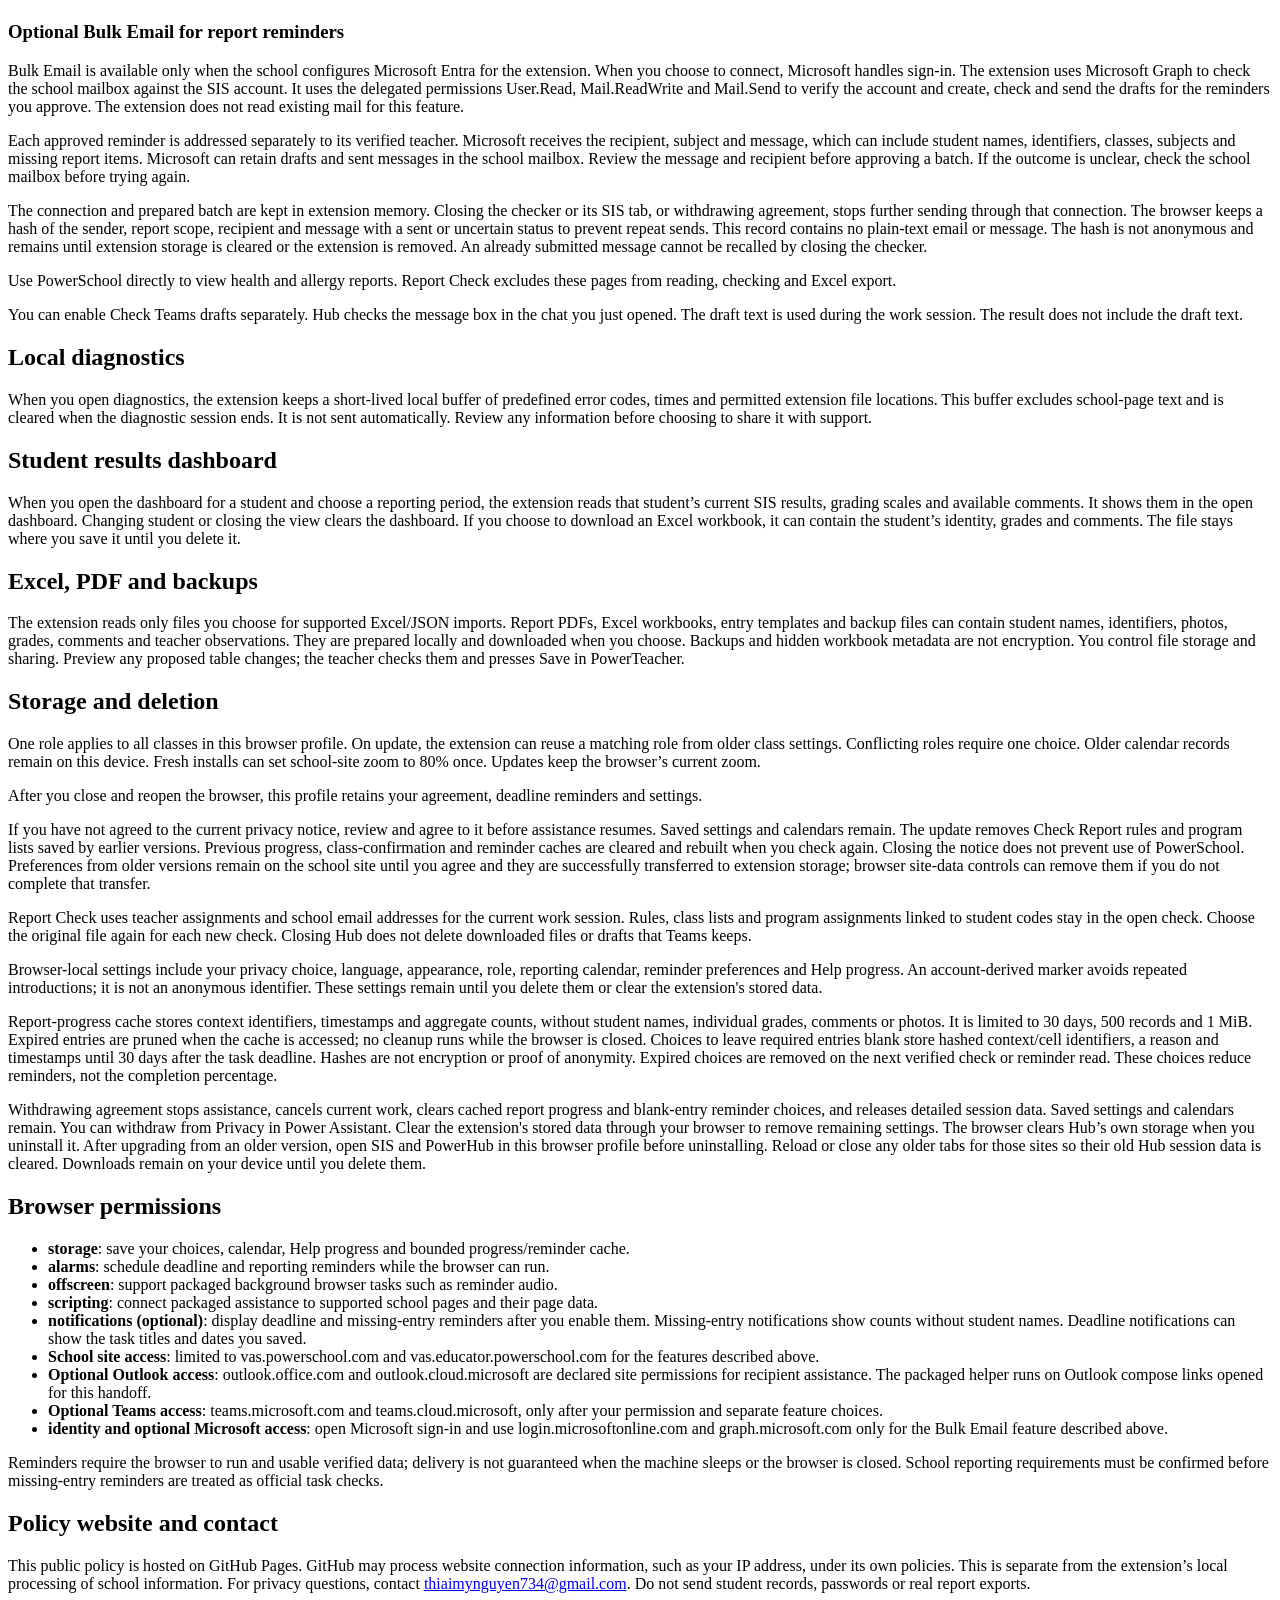
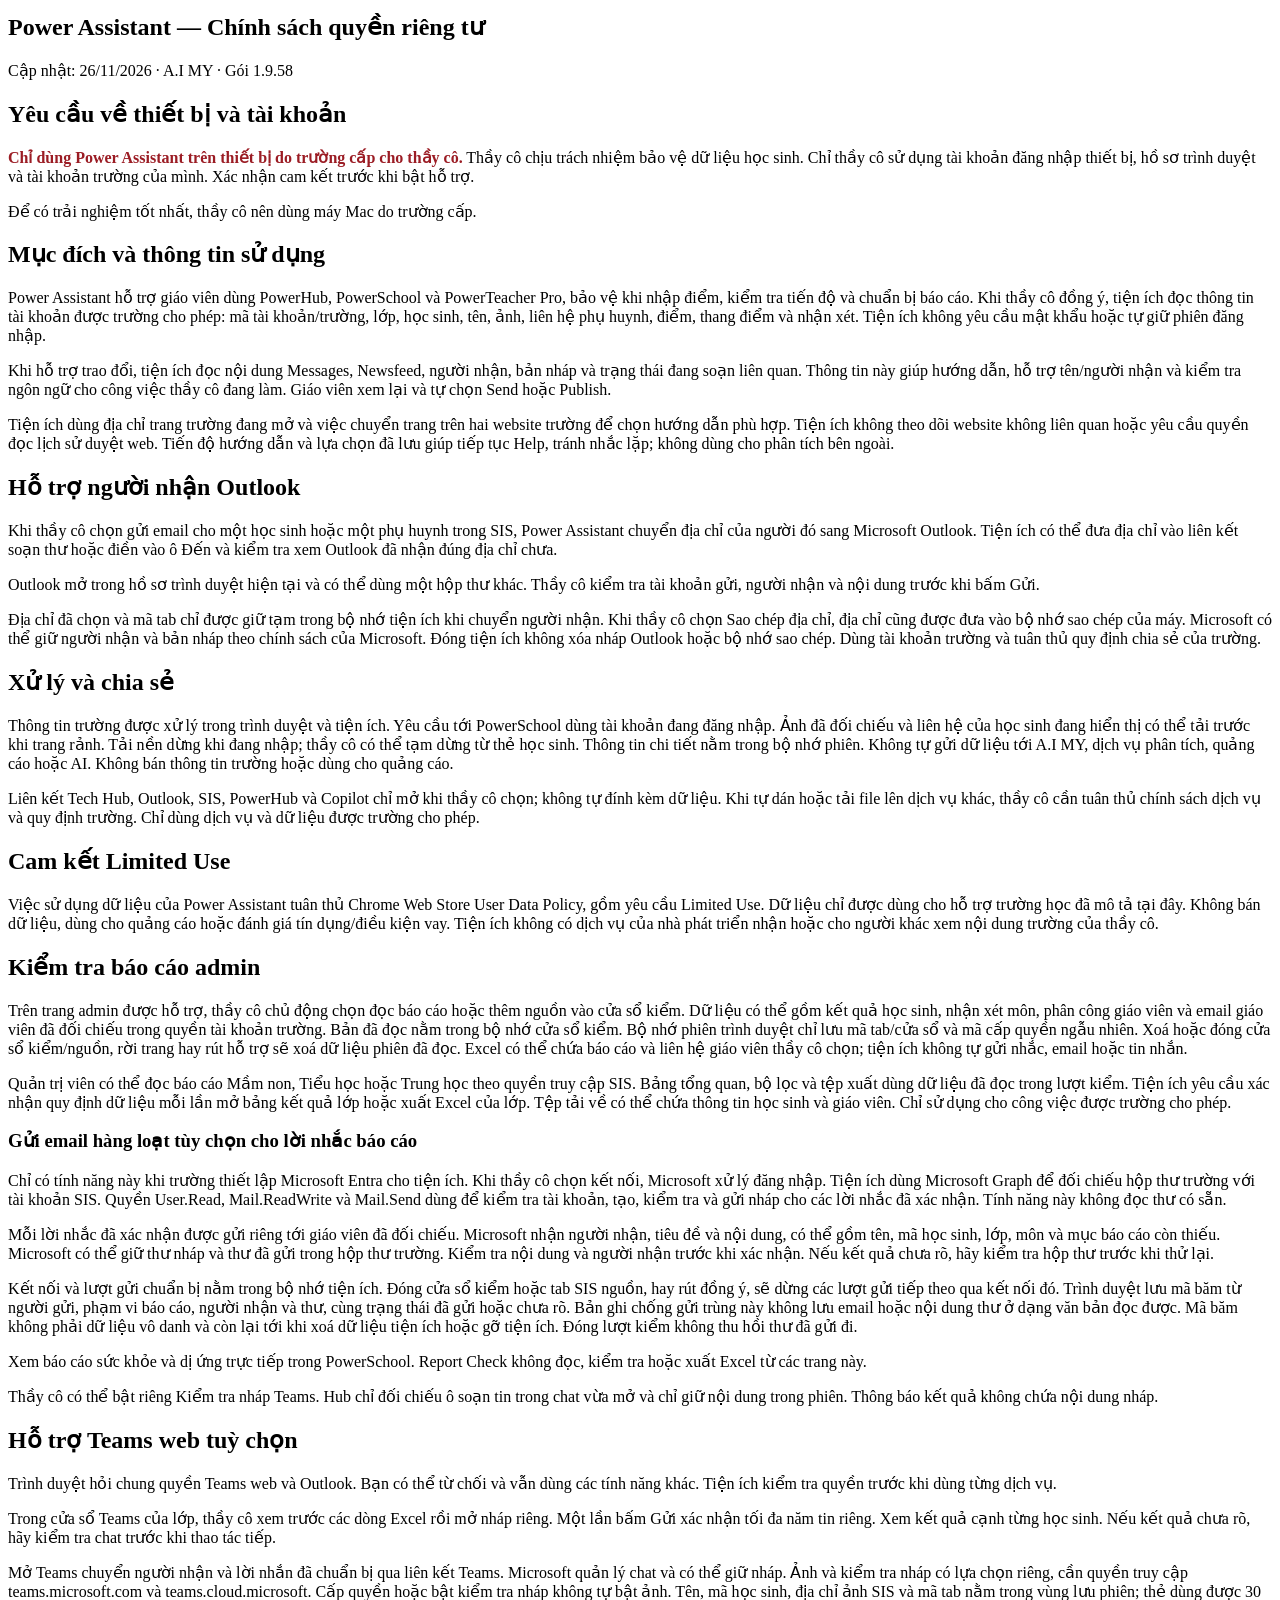
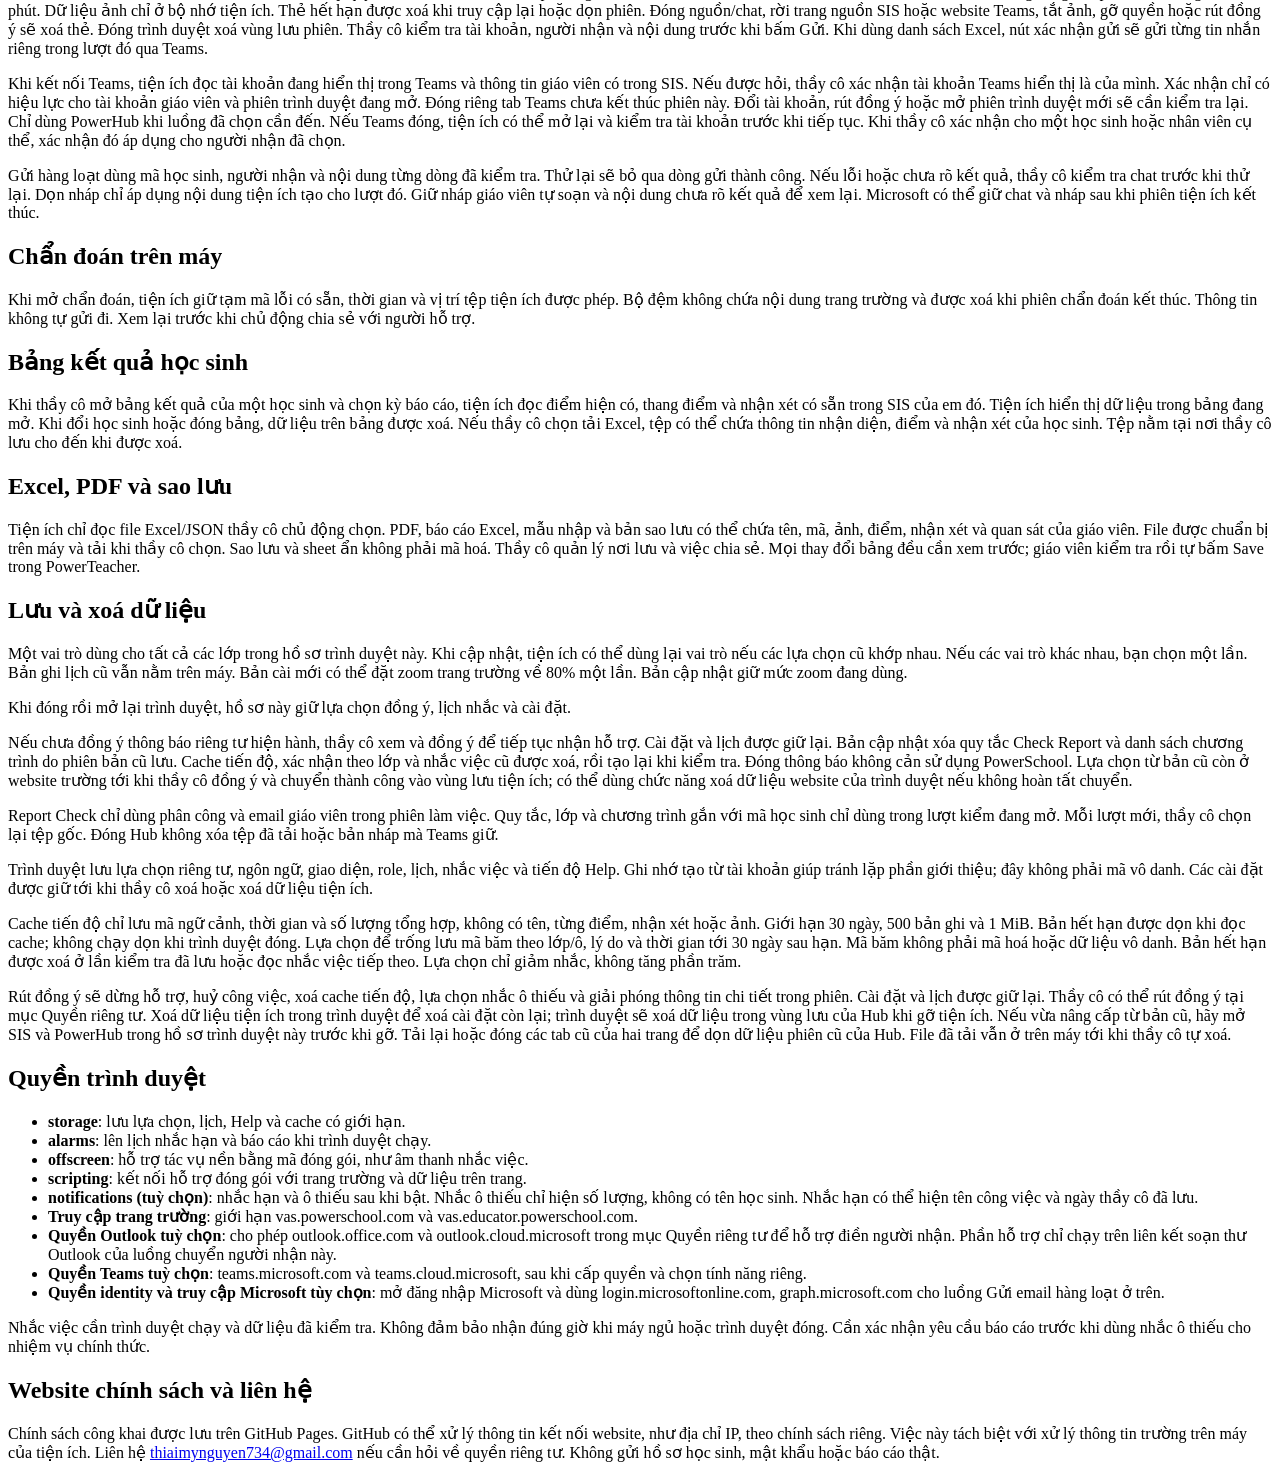
<file: privacy.html>
<!doctype html>
<html lang="en"><meta charset="utf-8"><meta name="viewport" content="width=device-width,initial-scale=1">
<meta name="hub-privacy-notice" content="2026-11-21-school-device-messaging">
<style>.device { color: #9b1c24; }</style>
<title>Power Assistant — Privacy / Quyền riêng tư</title>
<body><main>
<h1 id="en">Power Assistant — Privacy policy</h1><p>Updated: 26 November 2026 · A.I MY · Package 1.9.58</p><p><a href="#vi" lang="vi">Tiếng Việt</a></p>
<h2>Required device and account</h2>
<p><strong class="device">Use Power Assistant only on a device your school has issued to you.</strong> You are responsible for protecting student data. Keep your device login, browser profile and school account for your use only. Confirm this before enabling assistance.</p>
<p>For the best experience, we recommend a school-issued Mac.</p>
<p>Power Assistant is the new name of Hub Assistant. This is an update to the same extension.</p><h2>Purpose and information used</h2>
<p>Power Assistant helps teachers use PowerHub, PowerSchool and PowerTeacher Pro, protect grade entry, check reporting progress and prepare school reports. With your agreement, it reads information available through your signed-in school account: account and school identifiers, classes, students, names, photos, parent/contact details, grades, grade scales and comments. Access remains subject to the school system's permissions. The extension does not request your password or keep a session signed in.</p>
<p>For communication assistance, it reads relevant Messages and Newsfeed text, recipients, draft content and editing state. This supports guidance, recipient/name assistance and language checks for the task you are using. Teachers review their work and choose when to Send or Publish.</p>
<p>The extension uses current school-page addresses and navigation on the two supported school sites to show the right guidance. It does not monitor unrelated websites or request the browser's browsing-history permission. Guide progress and saved choices are used to resume help and avoid repeated prompts, not for external analytics.</p>
<h2>Optional Teams web support</h2><p>The browser offers optional Teams web and Outlook access together. You can decline and still use other features. The extension checks browser permissions before using each service.</p>
<p>Opening a Teams chat passes the recipients you selected and any prepared message through a Teams link. Microsoft processes the opened chat under its policies and may retain drafts. Review the account, recipients and text before pressing Send. In a class, preview the Excel rows and open the private drafts. Choosing Send once authorizes up to five separate messages. Check the result for each student. If a result is uncertain, check that chat before taking further action.</p>
<p>Optional access to teams.microsoft.com and teams.cloud.microsoft supports chats opened from SIS. Student portraits and draft checking have separate choices; allowing the sites or enabling draft checking does not enable portraits. Portrait cards retain student names, numbers, SIS photo addresses and tab references in browser session storage. Cards are available for 30 minutes, with expired entries removed on subsequent access or cleanup. Photo bytes stay in extension memory. Closing the related source/chat, leaving the SIS source page or the Teams site, disabling portraits, removing the permission or withdrawing agreement clears associated cards. Closing the browser clears browser session storage.</p>
<p>For a Teams connection, the extension reads the signed-in account shown by Teams and the teacher identity available in SIS. If asked, confirm that the displayed Teams account belongs to you. A confirmation is scoped to your teacher account and the current browser session. Closing a Teams tab alone does not end that session. A different account, withdrawn agreement or a new browser session requires another check. PowerHub is used only when the selected flow needs it. If Teams closes, the extension can reopen it and recheck the account before continuing. A confirmation shown for a specific student or staff contact applies to that selected recipient.</p>
<p>Batch sending uses each validated student number, recipient and message from the preview. A successful row is excluded from a retry. For a failed or uncertain result, review the chat before trying again. Draft cleanup targets content created by this extension for that operation. Keep teacher-written drafts and unresolved content for review. Microsoft can retain chat and draft data after the extension session ends.</p>
<h2>Outlook recipient assistance</h2>
<p>When you choose an individual student or parent contact in SIS, Power Assistant passes that one email address to Microsoft Outlook. The extension can put the address in a compose link or fill the To field and check that Outlook added it.</p>
<p>Outlook opens in the current browser profile and may use a different mailbox. Check the From account, the recipient and your message before you choose Send.</p>
<p>The handoff keeps the selected address and tab reference temporarily in extension memory. If you choose Copy address, the address is also placed on your system clipboard. Microsoft may retain recipients and drafts under its policies. Closing the extension does not delete Outlook drafts or clear your clipboard. Use your school account and follow your school’s sharing rules.</p>
<h2>Processing, requests and sharing</h2>
<p>School information is processed in the browser and extension. School requests go to PowerSchool services through your existing account. Visible students' verified photos and contact details may be read ahead during idle time; background preloading pauses during editing and can be paused from a student card. Detailed information is kept in session memory. It is not uploaded to A.I MY, analytics, advertising services or an AI provider. We do not sell school information or use it for advertising.</p>
<p>Tech Hub, Outlook, SIS, PowerHub and Copilot links open only when you choose them. No report data is automatically attached. If you manually paste or upload information to Copilot or another service, its own policy and your school's rules apply. Use only school-approved services and data.</p>
<h2>Limited Use</h2>
<p>Power Assistant's use of user data complies with the Chrome Web Store User Data Policy, including its Limited Use requirements. Data is used only for the school assistance described here. It is not sold, used for advertising, or used to determine creditworthiness or lending eligibility. The extension does not provide a developer service that receives or lets people review your school content.</p>
<h2>Admin report checks</h2><p>On supported admin pages, you choose when to read a report or add it to a checker window. Reads may include student results, subject comments, staff assignments and verified staff email addresses available to your school account. Captured records stay in checker memory. Browser session storage holds only source/window identifiers and a random access grant. Clearing or closing the checker/source, leaving the page, or withdrawing support clears the captured session. An exported workbook can include the report and staff contact data you selected; no reminders, emails or messages are sent automatically.</p>
<p>Administrators can read available Kindy, Primary or Secondary reports within their SIS access. Report Check uses the same captured data for the dashboard, filters and exports. The Class dashboard and class-data Excel export ask for confirmation of the school’s data rules each time. Downloaded workbooks may include student and staff information. Use them only for authorized school work.</p>
<h3>Optional Bulk Email for report reminders</h3>
<p>Bulk Email is available only when the school configures Microsoft Entra for the extension. When you choose to connect, Microsoft handles sign-in. The extension uses Microsoft Graph to check the school mailbox against the SIS account. It uses the delegated permissions User.Read, Mail.ReadWrite and Mail.Send to verify the account and create, check and send the drafts for the reminders you approve. The extension does not read existing mail for this feature.</p>
<p>Each approved reminder is addressed separately to its verified teacher. Microsoft receives the recipient, subject and message, which can include student names, identifiers, classes, subjects and missing report items. Microsoft can retain drafts and sent messages in the school mailbox. Review the message and recipient before approving a batch. If the outcome is unclear, check the school mailbox before trying again.</p>
<p>The connection and prepared batch are kept in extension memory. Closing the checker or its SIS tab, or withdrawing agreement, stops further sending through that connection. The browser keeps a hash of the sender, report scope, recipient and message with a sent or uncertain status to prevent repeat sends. This record contains no plain-text email or message. The hash is not anonymous and remains until extension storage is cleared or the extension is removed. An already submitted message cannot be recalled by closing the checker.</p>
<p>Use PowerSchool directly to view health and allergy reports. Report Check excludes these pages from reading, checking and Excel export.</p>
<p>You can enable Check Teams drafts separately. Hub checks the message box in the chat you just opened. The draft text is used during the work session. The result does not include the draft text.</p>
<h2>Local diagnostics</h2><p>When you open diagnostics, the extension keeps a short-lived local buffer of predefined error codes, times and permitted extension file locations. This buffer excludes school-page text and is cleared when the diagnostic session ends. It is not sent automatically. Review any information before choosing to share it with support.</p>
<h2>Student results dashboard</h2>
<p>When you open the dashboard for a student and choose a reporting period, the extension reads that student’s current SIS results, grading scales and available comments. It shows them in the open dashboard. Changing student or closing the view clears the dashboard. If you choose to download an Excel workbook, it can contain the student’s identity, grades and comments. The file stays where you save it until you delete it.</p>
<h2>Excel, PDF and backups</h2>
<p>The extension reads only files you choose for supported Excel/JSON imports. Report PDFs, Excel workbooks, entry templates and backup files can contain student names, identifiers, photos, grades, comments and teacher observations. They are prepared locally and downloaded when you choose. Backups and hidden workbook metadata are not encryption. You control file storage and sharing. Preview any proposed table changes; the teacher checks them and presses Save in PowerTeacher.</p>
<h2>Storage and deletion</h2><p>One role applies to all classes in this browser profile. On update, the extension can reuse a matching role from older class settings. Conflicting roles require one choice. Older calendar records remain on this device. Fresh installs can set school-site zoom to 80% once. Updates keep the browser’s current zoom.</p><p>After you close and reopen the browser, this profile retains your agreement, deadline reminders and settings.</p><p>If you have not agreed to the current privacy notice, review and agree to it before assistance resumes. Saved settings and calendars remain. The update removes Check Report rules and program lists saved by earlier versions. Previous progress, class-confirmation and reminder caches are cleared and rebuilt when you check again. Closing the notice does not prevent use of PowerSchool. Preferences from older versions remain on the school site until you agree and they are successfully transferred to extension storage; browser site-data controls can remove them if you do not complete that transfer.</p>
<p>Report Check uses teacher assignments and school email addresses for the current work session. Rules, class lists and program assignments linked to student codes stay in the open check. Choose the original file again for each new check. Closing Hub does not delete downloaded files or drafts that Teams keeps.</p>
<p>Browser-local settings include your privacy choice, language, appearance, role, reporting calendar, reminder preferences and Help progress. An account-derived marker avoids repeated introductions; it is not an anonymous identifier. These settings remain until you delete them or clear the extension's stored data.</p>
<p>Report-progress cache stores context identifiers, timestamps and aggregate counts, without student names, individual grades, comments or photos. It is limited to 30 days, 500 records and 1 MiB. Expired entries are pruned when the cache is accessed; no cleanup runs while the browser is closed. Choices to leave required entries blank store hashed context/cell identifiers, a reason and timestamps until 30 days after the task deadline. Hashes are not encryption or proof of anonymity. Expired choices are removed on the next verified check or reminder read. These choices reduce reminders, not the completion percentage.</p>
<p>Withdrawing agreement stops assistance, cancels current work, clears cached report progress and blank-entry reminder choices, and releases detailed session data. Saved settings and calendars remain. You can withdraw from Privacy in Power Assistant. Clear the extension's stored data through your browser to remove remaining settings. The browser clears Hub’s own storage when you uninstall it. After upgrading from an older version, open SIS and PowerHub in this browser profile before uninstalling. Reload or close any older tabs for those sites so their old Hub session data is cleared. Downloads remain on your device until you delete them.</p>
<h2>Browser permissions</h2>
<ul><li><strong>storage</strong>: save your choices, calendar, Help progress and bounded progress/reminder cache.</li><li><strong>alarms</strong>: schedule deadline and reporting reminders while the browser can run.</li><li><strong>offscreen</strong>: support packaged background browser tasks such as reminder audio.</li><li><strong>scripting</strong>: connect packaged assistance to supported school pages and their page data.</li><li><strong>notifications (optional)</strong>: display deadline and missing-entry reminders after you enable them. Missing-entry notifications show counts without student names. Deadline notifications can show the task titles and dates you saved.</li><li><strong>School site access</strong>: limited to vas.powerschool.com and vas.educator.powerschool.com for the features described above.</li><li><strong>Optional Outlook access</strong>: outlook.office.com and outlook.cloud.microsoft are declared site permissions for recipient assistance. The packaged helper runs on Outlook compose links opened for this handoff.</li><li><strong>Optional Teams access</strong>: teams.microsoft.com and teams.cloud.microsoft, only after your permission and separate feature choices.</li><li><strong>identity and optional Microsoft access</strong>: open Microsoft sign-in and use login.microsoftonline.com and graph.microsoft.com only for the Bulk Email feature described above.</li></ul>
<p>Reminders require the browser to run and usable verified data; delivery is not guaranteed when the machine sleeps or the browser is closed. School reporting requirements must be confirmed before missing-entry reminders are treated as official task checks.</p>
<h2>Policy website and contact</h2>
<p>This public policy is hosted on GitHub Pages. GitHub may process website connection information, such as your IP address, under its own policies. This is separate from the extension’s local processing of school information. For privacy questions, contact <a href="mailto:thiaimynguyen734@gmail.com">thiaimynguyen734@gmail.com</a>. Do not send student records, passwords or real report exports.</p>
<section id="vi" lang="vi"><h1>Power Assistant — Chính sách quyền riêng tư</h1><p>Cập nhật: 26/11/2026 · A.I MY · Gói 1.9.58</p>
<h2>Yêu cầu về thiết bị và tài khoản</h2>
<p><strong class="device">Chỉ dùng Power Assistant trên thiết bị do trường cấp cho thầy cô.</strong> Thầy cô chịu trách nhiệm bảo vệ dữ liệu học sinh. Chỉ thầy cô sử dụng tài khoản đăng nhập thiết bị, hồ sơ trình duyệt và tài khoản trường của mình. Xác nhận cam kết trước khi bật hỗ trợ.</p>
<p>Để có trải nghiệm tốt nhất, thầy cô nên dùng máy Mac do trường cấp.</p>
<h2>Mục đích và thông tin sử dụng</h2>
<p>Power Assistant hỗ trợ giáo viên dùng PowerHub, PowerSchool và PowerTeacher Pro, bảo vệ khi nhập điểm, kiểm tra tiến độ và chuẩn bị báo cáo. Khi thầy cô đồng ý, tiện ích đọc thông tin tài khoản được trường cho phép: mã tài khoản/trường, lớp, học sinh, tên, ảnh, liên hệ phụ huynh, điểm, thang điểm và nhận xét. Tiện ích không yêu cầu mật khẩu hoặc tự giữ phiên đăng nhập.</p>
<p>Khi hỗ trợ trao đổi, tiện ích đọc nội dung Messages, Newsfeed, người nhận, bản nháp và trạng thái đang soạn liên quan. Thông tin này giúp hướng dẫn, hỗ trợ tên/người nhận và kiểm tra ngôn ngữ cho công việc thầy cô đang làm. Giáo viên xem lại và tự chọn Send hoặc Publish.</p>
<p>Tiện ích dùng địa chỉ trang trường đang mở và việc chuyển trang trên hai website trường để chọn hướng dẫn phù hợp. Tiện ích không theo dõi website không liên quan hoặc yêu cầu quyền đọc lịch sử duyệt web. Tiến độ hướng dẫn và lựa chọn đã lưu giúp tiếp tục Help, tránh nhắc lặp; không dùng cho phân tích bên ngoài.</p>
<h2>Hỗ trợ người nhận Outlook</h2>
<p>Khi thầy cô chọn gửi email cho một học sinh hoặc một phụ huynh trong SIS, Power Assistant chuyển địa chỉ của người đó sang Microsoft Outlook. Tiện ích có thể đưa địa chỉ vào liên kết soạn thư hoặc điền vào ô Đến và kiểm tra xem Outlook đã nhận đúng địa chỉ chưa.</p>
<p>Outlook mở trong hồ sơ trình duyệt hiện tại và có thể dùng một hộp thư khác. Thầy cô kiểm tra tài khoản gửi, người nhận và nội dung trước khi bấm Gửi.</p>
<p>Địa chỉ đã chọn và mã tab chỉ được giữ tạm trong bộ nhớ tiện ích khi chuyển người nhận. Khi thầy cô chọn Sao chép địa chỉ, địa chỉ cũng được đưa vào bộ nhớ sao chép của máy. Microsoft có thể giữ người nhận và bản nháp theo chính sách của Microsoft. Đóng tiện ích không xóa nháp Outlook hoặc bộ nhớ sao chép. Dùng tài khoản trường và tuân thủ quy định chia sẻ của trường.</p>
<h2>Xử lý và chia sẻ</h2>
<p>Thông tin trường được xử lý trong trình duyệt và tiện ích. Yêu cầu tới PowerSchool dùng tài khoản đang đăng nhập. Ảnh đã đối chiếu và liên hệ của học sinh đang hiển thị có thể tải trước khi trang rảnh. Tải nền dừng khi đang nhập; thầy cô có thể tạm dừng từ thẻ học sinh. Thông tin chi tiết nằm trong bộ nhớ phiên. Không tự gửi dữ liệu tới A.I MY, dịch vụ phân tích, quảng cáo hoặc AI. Không bán thông tin trường hoặc dùng cho quảng cáo.</p>
<p>Liên kết Tech Hub, Outlook, SIS, PowerHub và Copilot chỉ mở khi thầy cô chọn; không tự đính kèm dữ liệu. Khi tự dán hoặc tải file lên dịch vụ khác, thầy cô cần tuân thủ chính sách dịch vụ và quy định trường. Chỉ dùng dịch vụ và dữ liệu được trường cho phép.</p>
<h2>Cam kết Limited Use</h2>
<p>Việc sử dụng dữ liệu của Power Assistant tuân thủ Chrome Web Store User Data Policy, gồm yêu cầu Limited Use. Dữ liệu chỉ được dùng cho hỗ trợ trường học đã mô tả tại đây. Không bán dữ liệu, dùng cho quảng cáo hoặc đánh giá tín dụng/điều kiện vay. Tiện ích không có dịch vụ của nhà phát triển nhận hoặc cho người khác xem nội dung trường của thầy cô.</p>
<h2>Kiểm tra báo cáo admin</h2><p>Trên trang admin được hỗ trợ, thầy cô chủ động chọn đọc báo cáo hoặc thêm nguồn vào cửa sổ kiểm. Dữ liệu có thể gồm kết quả học sinh, nhận xét môn, phân công giáo viên và email giáo viên đã đối chiếu trong quyền tài khoản trường. Bản đã đọc nằm trong bộ nhớ cửa sổ kiểm. Bộ nhớ phiên trình duyệt chỉ lưu mã tab/cửa sổ và mã cấp quyền ngẫu nhiên. Xoá hoặc đóng cửa sổ kiểm/nguồn, rời trang hay rút hỗ trợ sẽ xoá dữ liệu phiên đã đọc. Excel có thể chứa báo cáo và liên hệ giáo viên thầy cô chọn; tiện ích không tự gửi nhắc, email hoặc tin nhắn.</p>
<p>Quản trị viên có thể đọc báo cáo Mầm non, Tiểu học hoặc Trung học theo quyền truy cập SIS. Bảng tổng quan, bộ lọc và tệp xuất dùng dữ liệu đã đọc trong lượt kiểm. Tiện ích yêu cầu xác nhận quy định dữ liệu mỗi lần mở bảng kết quả lớp hoặc xuất Excel của lớp. Tệp tải về có thể chứa thông tin học sinh và giáo viên. Chỉ sử dụng cho công việc được trường cho phép.</p>
<h3>Gửi email hàng loạt tùy chọn cho lời nhắc báo cáo</h3>
<p>Chỉ có tính năng này khi trường thiết lập Microsoft Entra cho tiện ích. Khi thầy cô chọn kết nối, Microsoft xử lý đăng nhập. Tiện ích dùng Microsoft Graph để đối chiếu hộp thư trường với tài khoản SIS. Quyền User.Read, Mail.ReadWrite và Mail.Send dùng để kiểm tra tài khoản, tạo, kiểm tra và gửi nháp cho các lời nhắc đã xác nhận. Tính năng này không đọc thư có sẵn.</p>
<p>Mỗi lời nhắc đã xác nhận được gửi riêng tới giáo viên đã đối chiếu. Microsoft nhận người nhận, tiêu đề và nội dung, có thể gồm tên, mã học sinh, lớp, môn và mục báo cáo còn thiếu. Microsoft có thể giữ thư nháp và thư đã gửi trong hộp thư trường. Kiểm tra nội dung và người nhận trước khi xác nhận. Nếu kết quả chưa rõ, hãy kiểm tra hộp thư trước khi thử lại.</p>
<p>Kết nối và lượt gửi chuẩn bị nằm trong bộ nhớ tiện ích. Đóng cửa sổ kiểm hoặc tab SIS nguồn, hay rút đồng ý, sẽ dừng các lượt gửi tiếp theo qua kết nối đó. Trình duyệt lưu mã băm từ người gửi, phạm vi báo cáo, người nhận và thư, cùng trạng thái đã gửi hoặc chưa rõ. Bản ghi chống gửi trùng này không lưu email hoặc nội dung thư ở dạng văn bản đọc được. Mã băm không phải dữ liệu vô danh và còn lại tới khi xoá dữ liệu tiện ích hoặc gỡ tiện ích. Đóng lượt kiểm không thu hồi thư đã gửi đi.</p>
<p>Xem báo cáo sức khỏe và dị ứng trực tiếp trong PowerSchool. Report Check không đọc, kiểm tra hoặc xuất Excel từ các trang này.</p>
<p>Thầy cô có thể bật riêng Kiểm tra nháp Teams. Hub chỉ đối chiếu ô soạn tin trong chat vừa mở và chỉ giữ nội dung trong phiên. Thông báo kết quả không chứa nội dung nháp.</p>
<h2>Hỗ trợ Teams web tuỳ chọn</h2><p>Trình duyệt hỏi chung quyền Teams web và Outlook. Bạn có thể từ chối và vẫn dùng các tính năng khác. Tiện ích kiểm tra quyền trước khi dùng từng dịch vụ.</p><p>Trong cửa sổ Teams của lớp, thầy cô xem trước các dòng Excel rồi mở nháp riêng. Một lần bấm Gửi xác nhận tối đa năm tin riêng. Xem kết quả cạnh từng học sinh. Nếu kết quả chưa rõ, hãy kiểm tra chat trước khi thao tác tiếp.</p><p>Mở Teams chuyển người nhận và lời nhắn đã chuẩn bị qua liên kết Teams. Microsoft quản lý chat và có thể giữ nháp. Ảnh và kiểm tra nháp có lựa chọn riêng, cần quyền truy cập teams.microsoft.com và teams.cloud.microsoft. Cấp quyền hoặc bật kiểm tra nháp không tự bật ảnh. Tên, mã học sinh, địa chỉ ảnh SIS và mã tab nằm trong vùng lưu phiên; thẻ dùng được 30 phút. Dữ liệu ảnh chỉ ở bộ nhớ tiện ích. Thẻ hết hạn được xoá khi truy cập lại hoặc dọn phiên. Đóng nguồn/chat, rời trang nguồn SIS hoặc website Teams, tắt ảnh, gỡ quyền hoặc rút đồng ý sẽ xoá thẻ. Đóng trình duyệt xoá vùng lưu phiên. Thầy cô kiểm tra tài khoản, người nhận và nội dung trước khi bấm Gửi. Khi dùng danh sách Excel, nút xác nhận gửi sẽ gửi từng tin nhắn riêng trong lượt đó qua Teams.</p><p>Khi kết nối Teams, tiện ích đọc tài khoản đang hiển thị trong Teams và thông tin giáo viên có trong SIS. Nếu được hỏi, thầy cô xác nhận tài khoản Teams hiển thị là của mình. Xác nhận chỉ có hiệu lực cho tài khoản giáo viên và phiên trình duyệt đang mở. Đóng riêng tab Teams chưa kết thúc phiên này. Đổi tài khoản, rút đồng ý hoặc mở phiên trình duyệt mới sẽ cần kiểm tra lại. Chỉ dùng PowerHub khi luồng đã chọn cần đến. Nếu Teams đóng, tiện ích có thể mở lại và kiểm tra tài khoản trước khi tiếp tục. Khi thầy cô xác nhận cho một học sinh hoặc nhân viên cụ thể, xác nhận đó áp dụng cho người nhận đã chọn.</p>
<p>Gửi hàng loạt dùng mã học sinh, người nhận và nội dung từng dòng đã kiểm tra. Thử lại sẽ bỏ qua dòng gửi thành công. Nếu lỗi hoặc chưa rõ kết quả, thầy cô kiểm tra chat trước khi thử lại. Dọn nháp chỉ áp dụng nội dung tiện ích tạo cho lượt đó. Giữ nháp giáo viên tự soạn và nội dung chưa rõ kết quả để xem lại. Microsoft có thể giữ chat và nháp sau khi phiên tiện ích kết thúc.</p>
<h2>Chẩn đoán trên máy</h2><p>Khi mở chẩn đoán, tiện ích giữ tạm mã lỗi có sẵn, thời gian và vị trí tệp tiện ích được phép. Bộ đệm không chứa nội dung trang trường và được xoá khi phiên chẩn đoán kết thúc. Thông tin không tự gửi đi. Xem lại trước khi chủ động chia sẻ với người hỗ trợ.</p>
<h2>Bảng kết quả học sinh</h2>
<p>Khi thầy cô mở bảng kết quả của một học sinh và chọn kỳ báo cáo, tiện ích đọc điểm hiện có, thang điểm và nhận xét có sẵn trong SIS của em đó. Tiện ích hiển thị dữ liệu trong bảng đang mở. Khi đổi học sinh hoặc đóng bảng, dữ liệu trên bảng được xoá. Nếu thầy cô chọn tải Excel, tệp có thể chứa thông tin nhận diện, điểm và nhận xét của học sinh. Tệp nằm tại nơi thầy cô lưu cho đến khi được xoá.</p>
<h2>Excel, PDF và sao lưu</h2>
<p>Tiện ích chỉ đọc file Excel/JSON thầy cô chủ động chọn. PDF, báo cáo Excel, mẫu nhập và bản sao lưu có thể chứa tên, mã, ảnh, điểm, nhận xét và quan sát của giáo viên. File được chuẩn bị trên máy và tải khi thầy cô chọn. Sao lưu và sheet ẩn không phải mã hoá. Thầy cô quản lý nơi lưu và việc chia sẻ. Mọi thay đổi bảng đều cần xem trước; giáo viên kiểm tra rồi tự bấm Save trong PowerTeacher.</p>
<h2>Lưu và xoá dữ liệu</h2><p>Một vai trò dùng cho tất cả các lớp trong hồ sơ trình duyệt này. Khi cập nhật, tiện ích có thể dùng lại vai trò nếu các lựa chọn cũ khớp nhau. Nếu các vai trò khác nhau, bạn chọn một lần. Bản ghi lịch cũ vẫn nằm trên máy. Bản cài mới có thể đặt zoom trang trường về 80% một lần. Bản cập nhật giữ mức zoom đang dùng.</p><p>Khi đóng rồi mở lại trình duyệt, hồ sơ này giữ lựa chọn đồng ý, lịch nhắc và cài đặt.</p><p>Nếu chưa đồng ý thông báo riêng tư hiện hành, thầy cô xem và đồng ý để tiếp tục nhận hỗ trợ. Cài đặt và lịch được giữ lại. Bản cập nhật xóa quy tắc Check Report và danh sách chương trình do phiên bản cũ lưu. Cache tiến độ, xác nhận theo lớp và nhắc việc cũ được xoá, rồi tạo lại khi kiểm tra. Đóng thông báo không cản sử dụng PowerSchool. Lựa chọn từ bản cũ còn ở website trường tới khi thầy cô đồng ý và chuyển thành công vào vùng lưu tiện ích; có thể dùng chức năng xoá dữ liệu website của trình duyệt nếu không hoàn tất chuyển.</p>
<p>Report Check chỉ dùng phân công và email giáo viên trong phiên làm việc. Quy tắc, lớp và chương trình gắn với mã học sinh chỉ dùng trong lượt kiểm đang mở. Mỗi lượt mới, thầy cô chọn lại tệp gốc. Đóng Hub không xóa tệp đã tải hoặc bản nháp mà Teams giữ.</p>
<p>Trình duyệt lưu lựa chọn riêng tư, ngôn ngữ, giao diện, role, lịch, nhắc việc và tiến độ Help. Ghi nhớ tạo từ tài khoản giúp tránh lặp phần giới thiệu; đây không phải mã vô danh. Các cài đặt được giữ tới khi thầy cô xoá hoặc xoá dữ liệu tiện ích.</p>
<p>Cache tiến độ chỉ lưu mã ngữ cảnh, thời gian và số lượng tổng hợp, không có tên, từng điểm, nhận xét hoặc ảnh. Giới hạn 30 ngày, 500 bản ghi và 1 MiB. Bản hết hạn được dọn khi đọc cache; không chạy dọn khi trình duyệt đóng. Lựa chọn để trống lưu mã băm theo lớp/ô, lý do và thời gian tới 30 ngày sau hạn. Mã băm không phải mã hoá hoặc dữ liệu vô danh. Bản hết hạn được xoá ở lần kiểm tra đã lưu hoặc đọc nhắc việc tiếp theo. Lựa chọn chỉ giảm nhắc, không tăng phần trăm.</p>
<p>Rút đồng ý sẽ dừng hỗ trợ, huỷ công việc, xoá cache tiến độ, lựa chọn nhắc ô thiếu và giải phóng thông tin chi tiết trong phiên. Cài đặt và lịch được giữ lại. Thầy cô có thể rút đồng ý tại mục Quyền riêng tư. Xoá dữ liệu tiện ích trong trình duyệt để xoá cài đặt còn lại; trình duyệt sẽ xoá dữ liệu trong vùng lưu của Hub khi gỡ tiện ích. Nếu vừa nâng cấp từ bản cũ, hãy mở SIS và PowerHub trong hồ sơ trình duyệt này trước khi gỡ. Tải lại hoặc đóng các tab cũ của hai trang để dọn dữ liệu phiên cũ của Hub. File đã tải vẫn ở trên máy tới khi thầy cô tự xoá.</p>
<h2>Quyền trình duyệt</h2>
<ul><li><strong>storage</strong>: lưu lựa chọn, lịch, Help và cache có giới hạn.</li><li><strong>alarms</strong>: lên lịch nhắc hạn và báo cáo khi trình duyệt chạy.</li><li><strong>offscreen</strong>: hỗ trợ tác vụ nền bằng mã đóng gói, như âm thanh nhắc việc.</li><li><strong>scripting</strong>: kết nối hỗ trợ đóng gói với trang trường và dữ liệu trên trang.</li><li><strong>notifications (tuỳ chọn)</strong>: nhắc hạn và ô thiếu sau khi bật. Nhắc ô thiếu chỉ hiện số lượng, không có tên học sinh. Nhắc hạn có thể hiện tên công việc và ngày thầy cô đã lưu.</li><li><strong>Truy cập trang trường</strong>: giới hạn vas.powerschool.com và vas.educator.powerschool.com.</li><li><strong>Quyền Outlook tuỳ chọn</strong>: cho phép outlook.office.com và outlook.cloud.microsoft trong mục Quyền riêng tư để hỗ trợ điền người nhận. Phần hỗ trợ chỉ chạy trên liên kết soạn thư Outlook của luồng chuyển người nhận này.</li><li><strong>Quyền Teams tuỳ chọn</strong>: teams.microsoft.com và teams.cloud.microsoft, sau khi cấp quyền và chọn tính năng riêng.</li><li><strong>Quyền identity và truy cập Microsoft tùy chọn</strong>: mở đăng nhập Microsoft và dùng login.microsoftonline.com, graph.microsoft.com cho luồng Gửi email hàng loạt ở trên.</li></ul>
<p>Nhắc việc cần trình duyệt chạy và dữ liệu đã kiểm tra. Không đảm bảo nhận đúng giờ khi máy ngủ hoặc trình duyệt đóng. Cần xác nhận yêu cầu báo cáo trước khi dùng nhắc ô thiếu cho nhiệm vụ chính thức.</p>
<h2>Website chính sách và liên hệ</h2>
<p>Chính sách công khai được lưu trên GitHub Pages. GitHub có thể xử lý thông tin kết nối website, như địa chỉ IP, theo chính sách riêng. Việc này tách biệt với xử lý thông tin trường trên máy của tiện ích. Liên hệ <a href="mailto:thiaimynguyen734@gmail.com">thiaimynguyen734@gmail.com</a> nếu cần hỏi về quyền riêng tư. Không gửi hồ sơ học sinh, mật khẩu hoặc báo cáo thật.</p></section>
</main></body></html>
</file>
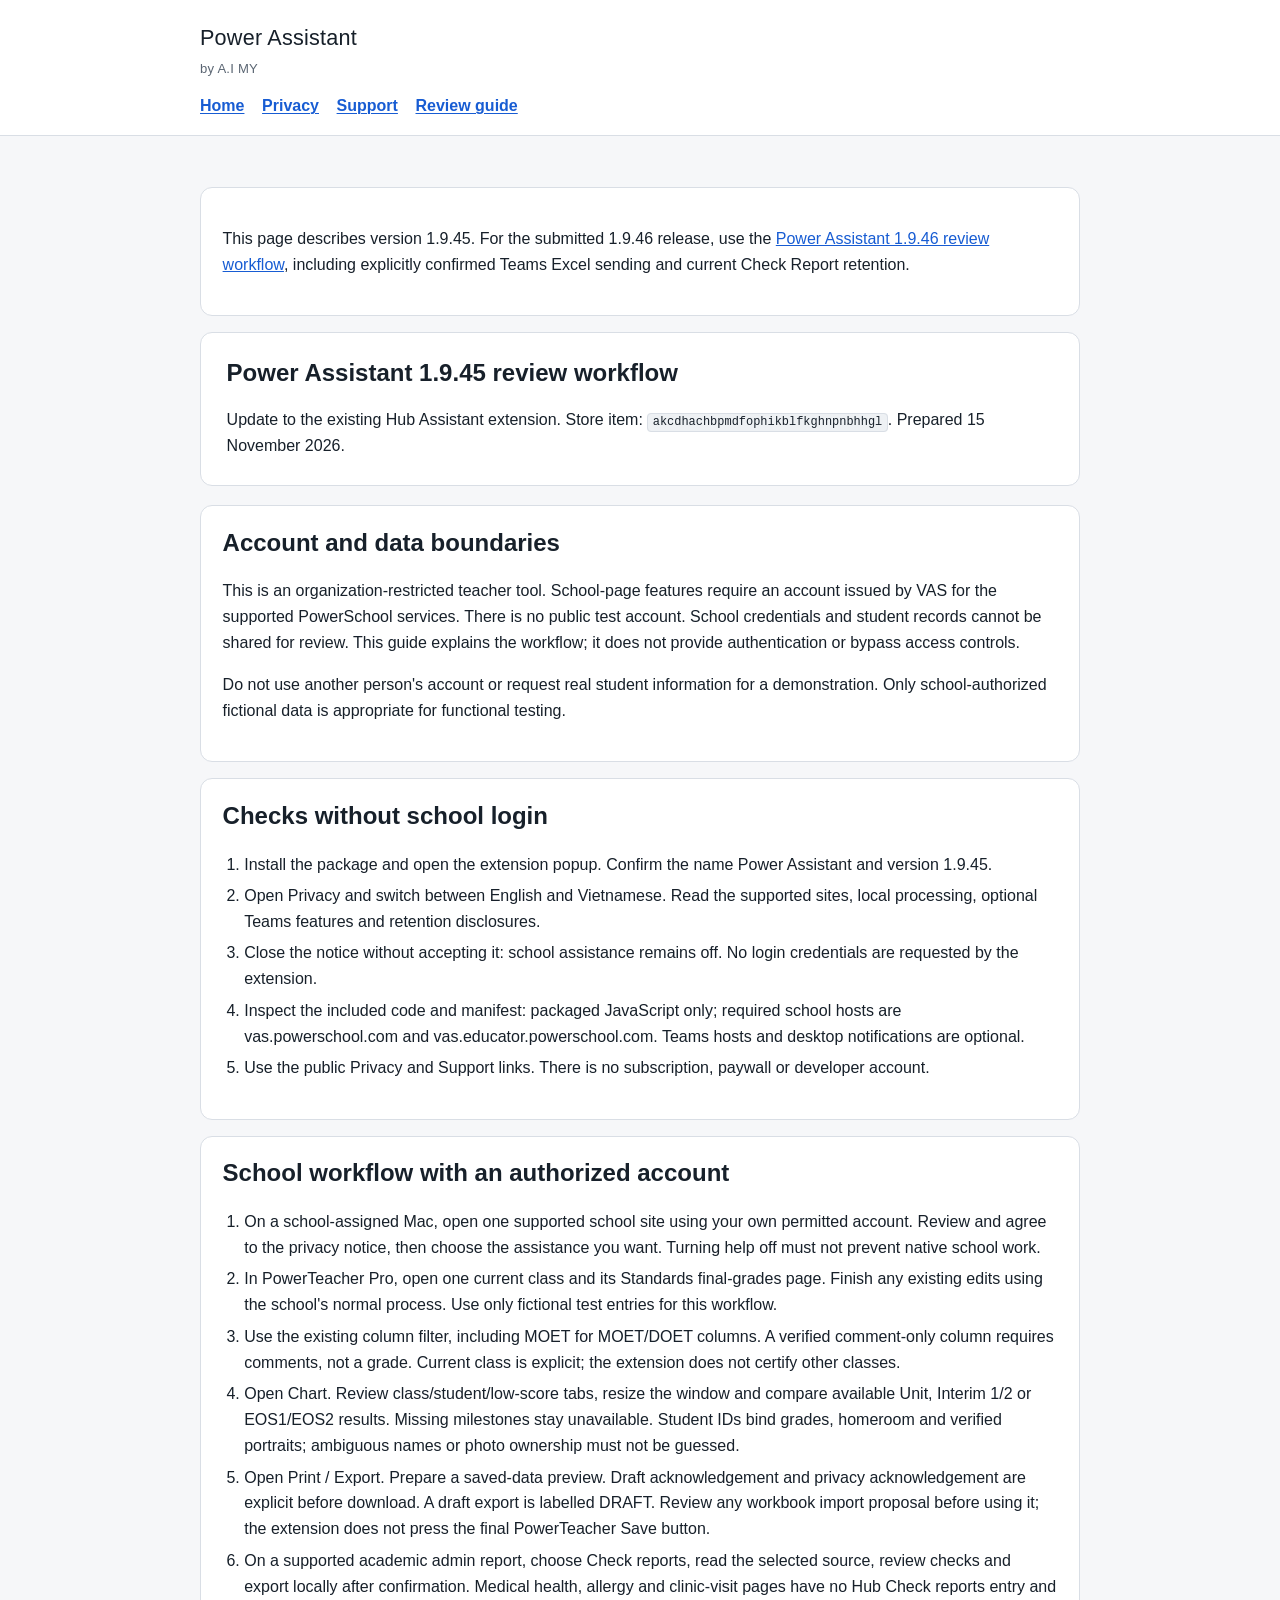
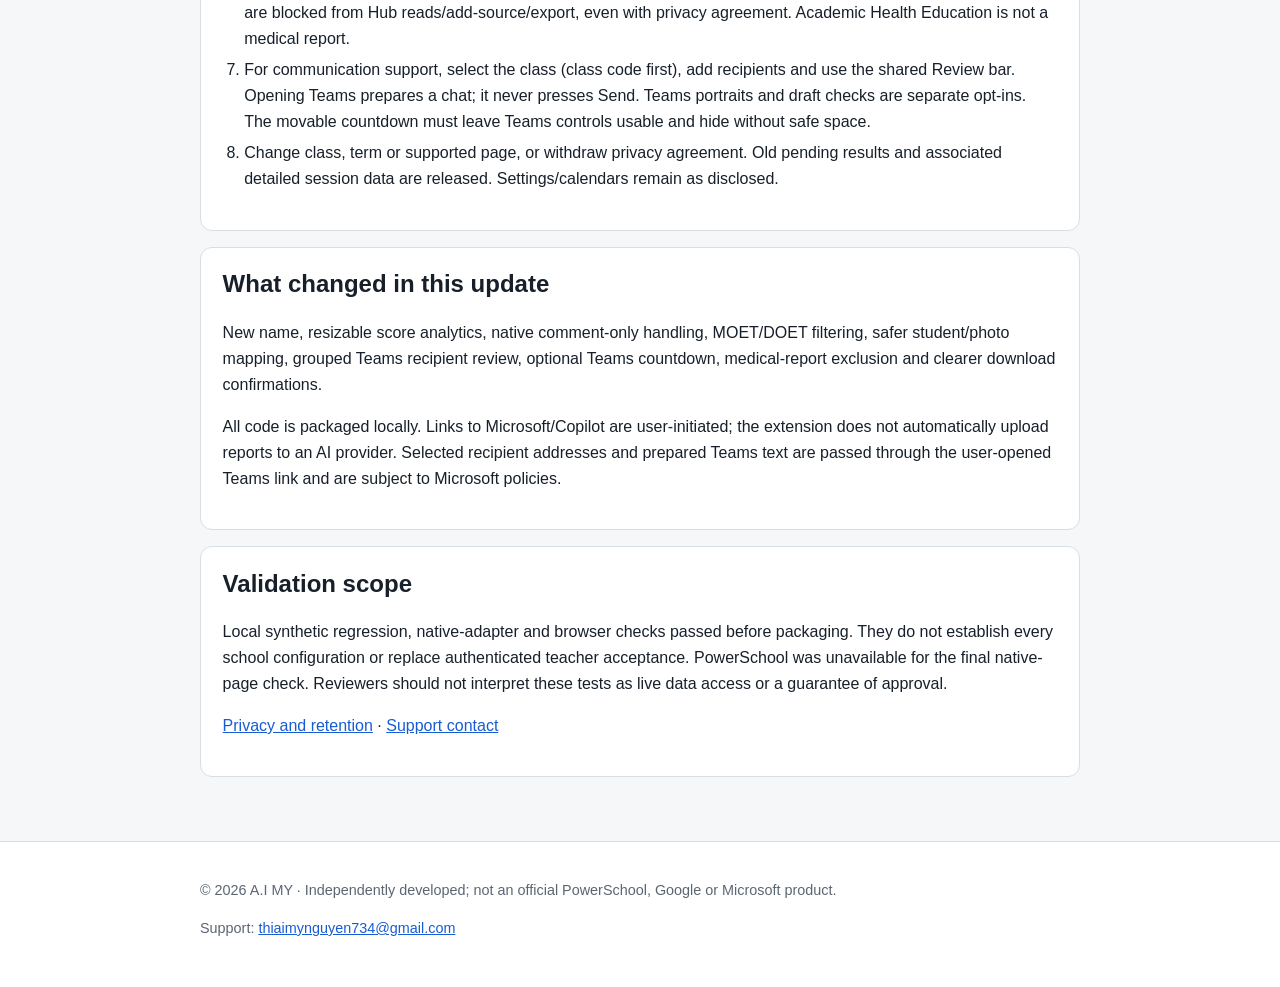
<file: review-1.9.45.html>
<!doctype html><html lang="en"><head><meta charset="utf-8"><meta name="viewport" content="width=device-width, initial-scale=1"><meta name="description" content="Power Assistant: teacher-controlled support for authorized VAS PowerSchool workflows."><title>Power Assistant 1.9.45 — Review workflow</title><link rel="stylesheet" href="styles.css"></head><body><a class="skip-link" href="#content">Skip to content</a><header><div class="header-inner"><p class="brand">Power Assistant <small>by A.I MY</small></p><nav aria-label="Primary navigation"><a href="index.html">Home</a><a href="privacy.html">Privacy</a><a href="support.html">Support</a><a href="review-1.9.45.html">Review guide</a></nav></div></header><main id="content"><section class="card" aria-label="Current review guide"><p>This page describes version 1.9.45. For the submitted 1.9.46 release, use the <a href="review-1.9.46.html">Power Assistant 1.9.46 review workflow</a>, including explicitly confirmed Teams Excel sending and current Check Report retention.</p></section><section class="hero"><h1>Power Assistant 1.9.45 review workflow</h1><p>Update to the existing Hub Assistant extension. Store item: <code>akcdhachbpmdfophikblfkghnpnbhhgl</code>. Prepared 15 November 2026.</p></section><section class="card"><h2>Account and data boundaries</h2><p>This is an organization-restricted teacher tool. School-page features require an account issued by VAS for the supported PowerSchool services. There is no public test account. School credentials and student records cannot be shared for review. This guide explains the workflow; it does not provide authentication or bypass access controls.</p><p>Do not use another person's account or request real student information for a demonstration. Only school-authorized fictional data is appropriate for functional testing.</p></section><section class="card"><h2>Checks without school login</h2><ol><li>Install the package and open the extension popup. Confirm the name Power Assistant and version 1.9.45.</li><li>Open Privacy and switch between English and Vietnamese. Read the supported sites, local processing, optional Teams features and retention disclosures.</li><li>Close the notice without accepting it: school assistance remains off. No login credentials are requested by the extension.</li><li>Inspect the included code and manifest: packaged JavaScript only; required school hosts are vas.powerschool.com and vas.educator.powerschool.com. Teams hosts and desktop notifications are optional.</li><li>Use the public Privacy and Support links. There is no subscription, paywall or developer account.</li></ol></section><section class="card"><h2>School workflow with an authorized account</h2><ol><li>On a school-assigned Mac, open one supported school site using your own permitted account. Review and agree to the privacy notice, then choose the assistance you want. Turning help off must not prevent native school work.</li><li>In PowerTeacher Pro, open one current class and its Standards final-grades page. Finish any existing edits using the school's normal process. Use only fictional test entries for this workflow.</li><li>Use the existing column filter, including MOET for MOET/DOET columns. A verified comment-only column requires comments, not a grade. Current class is explicit; the extension does not certify other classes.</li><li>Open Chart. Review class/student/low-score tabs, resize the window and compare available Unit, Interim 1/2 or EOS1/EOS2 results. Missing milestones stay unavailable. Student IDs bind grades, homeroom and verified portraits; ambiguous names or photo ownership must not be guessed.</li><li>Open Print / Export. Prepare a saved-data preview. Draft acknowledgement and privacy acknowledgement are explicit before download. A draft export is labelled DRAFT. Review any workbook import proposal before using it; the extension does not press the final PowerTeacher Save button.</li><li>On a supported academic admin report, choose Check reports, read the selected source, review checks and export locally after confirmation. Medical health, allergy and clinic-visit pages have no Hub Check reports entry and are blocked from Hub reads/add-source/export, even with privacy agreement. Academic Health Education is not a medical report.</li><li>For communication support, select the class (class code first), add recipients and use the shared Review bar. Opening Teams prepares a chat; it never presses Send. Teams portraits and draft checks are separate opt-ins. The movable countdown must leave Teams controls usable and hide without safe space.</li><li>Change class, term or supported page, or withdraw privacy agreement. Old pending results and associated detailed session data are released. Settings/calendars remain as disclosed.</li></ol></section><section class="card"><h2>What changed in this update</h2><p>New name, resizable score analytics, native comment-only handling, MOET/DOET filtering, safer student/photo mapping, grouped Teams recipient review, optional Teams countdown, medical-report exclusion and clearer download confirmations.</p><p>All code is packaged locally. Links to Microsoft/Copilot are user-initiated; the extension does not automatically upload reports to an AI provider. Selected recipient addresses and prepared Teams text are passed through the user-opened Teams link and are subject to Microsoft policies.</p></section><section class="card"><h2>Validation scope</h2><p>Local synthetic regression, native-adapter and browser checks passed before packaging. They do not establish every school configuration or replace authenticated teacher acceptance. PowerSchool was unavailable for the final native-page check. Reviewers should not interpret these tests as live data access or a guarantee of approval.</p><p><a href="privacy.html">Privacy and retention</a> · <a href="support.html">Support contact</a></p></section></main><footer><div class="footer-inner"><p>© 2026 A.I MY · Independently developed; not an official PowerSchool, Google or Microsoft product.</p><p>Support: <a href="mailto:thiaimynguyen734@gmail.com">thiaimynguyen734@gmail.com</a></p></div></footer></body></html>
</file>
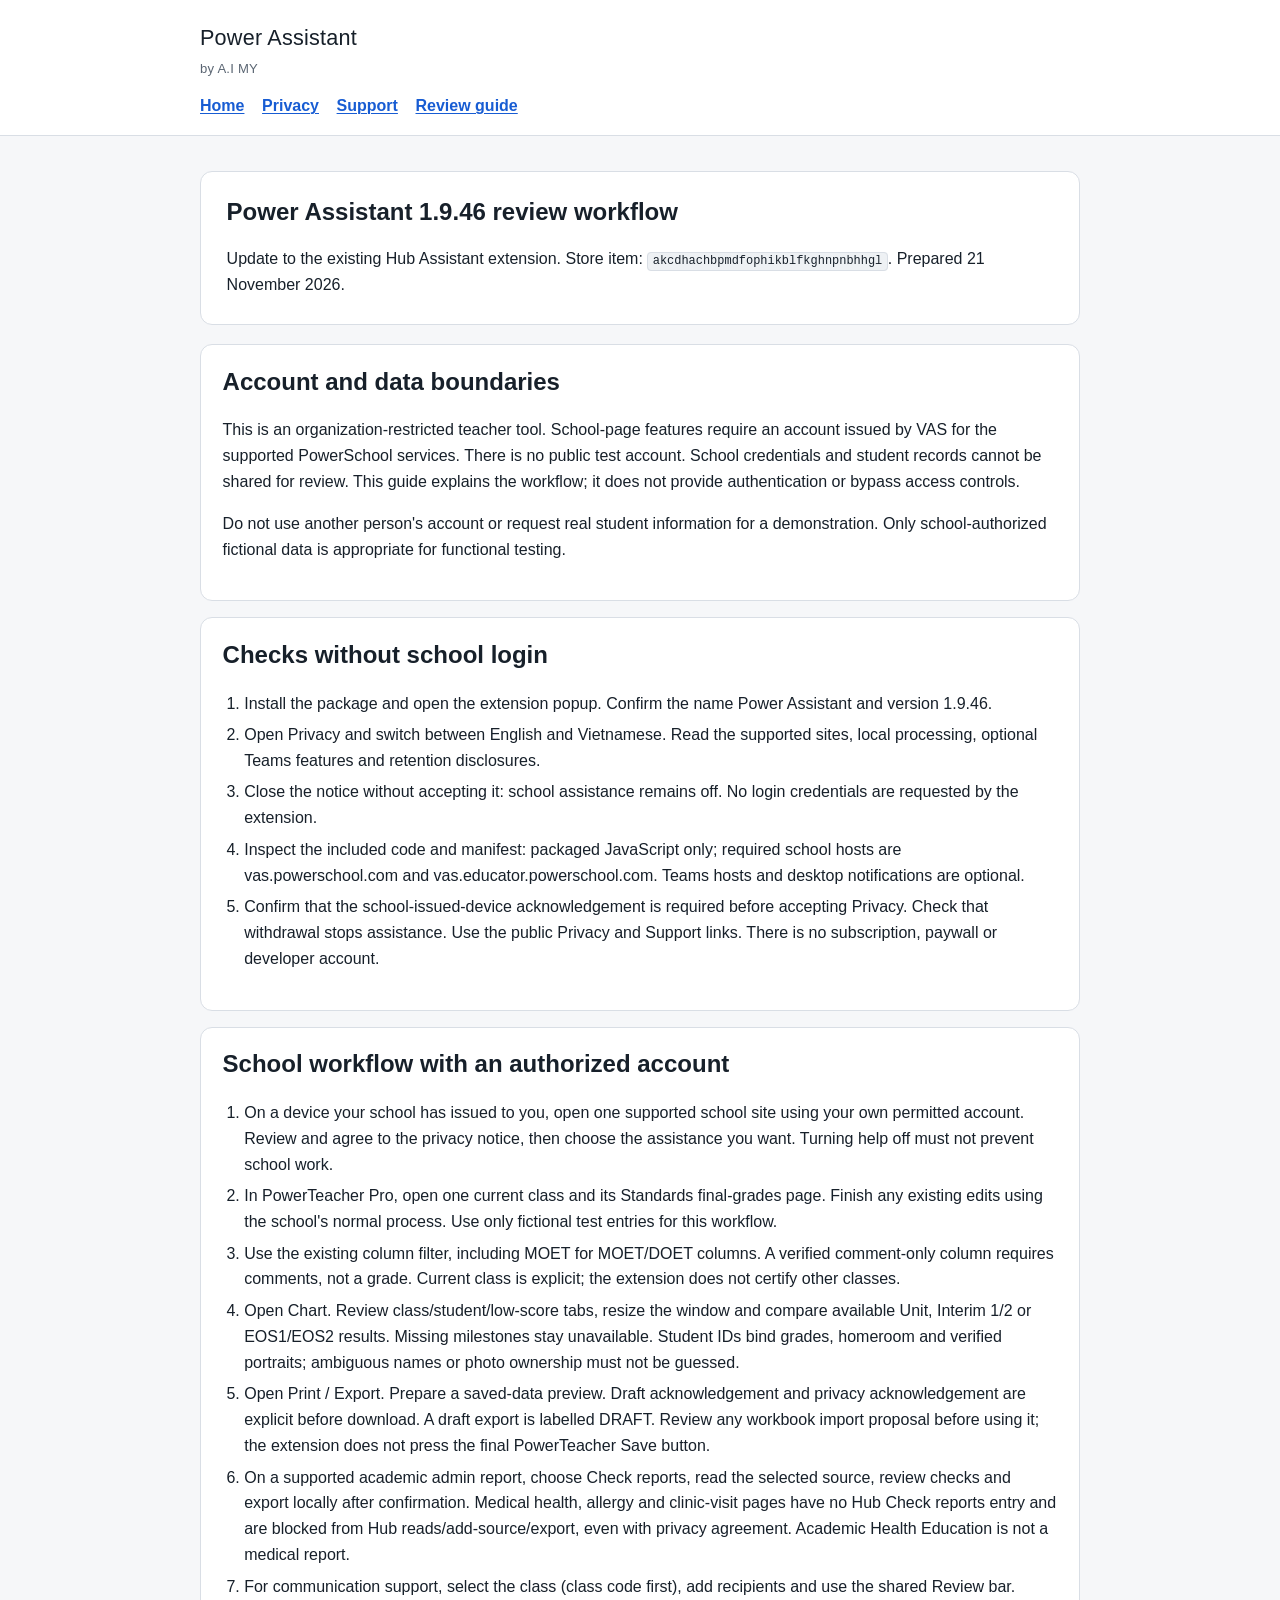
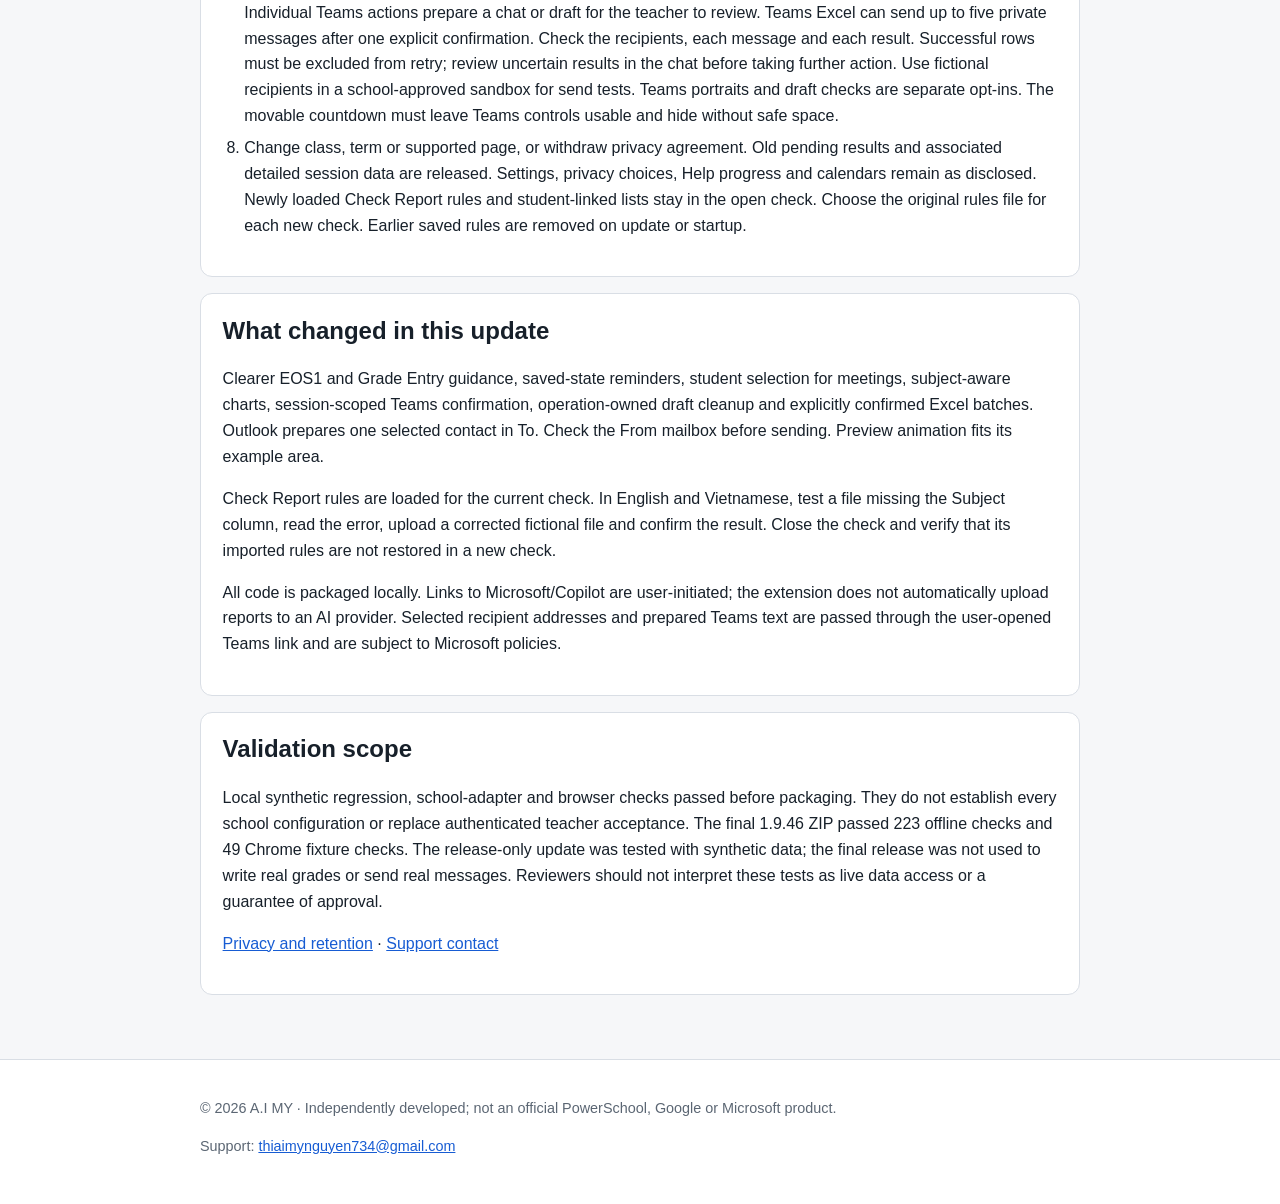
<file: review-1.9.46.html>
<!doctype html><html lang="en"><head><meta charset="utf-8"><meta name="viewport" content="width=device-width, initial-scale=1"><meta name="description" content="Power Assistant: teacher-controlled support for authorized VAS PowerSchool workflows."><title>Power Assistant 1.9.46 — Review workflow</title><link rel="stylesheet" href="styles.css"></head><body><a class="skip-link" href="#content">Skip to content</a><header><div class="header-inner"><p class="brand">Power Assistant <small>by A.I MY</small></p><nav aria-label="Primary navigation"><a href="index.html">Home</a><a href="privacy.html">Privacy</a><a href="support.html">Support</a><a href="review-1.9.46.html">Review guide</a></nav></div></header><main id="content"><section class="hero"><h1>Power Assistant 1.9.46 review workflow</h1><p>Update to the existing Hub Assistant extension. Store item: <code>akcdhachbpmdfophikblfkghnpnbhhgl</code>. Prepared 21 November 2026.</p></section><section class="card"><h2>Account and data boundaries</h2><p>This is an organization-restricted teacher tool. School-page features require an account issued by VAS for the supported PowerSchool services. There is no public test account. School credentials and student records cannot be shared for review. This guide explains the workflow; it does not provide authentication or bypass access controls.</p><p>Do not use another person's account or request real student information for a demonstration. Only school-authorized fictional data is appropriate for functional testing.</p></section><section class="card"><h2>Checks without school login</h2><ol><li>Install the package and open the extension popup. Confirm the name Power Assistant and version 1.9.46.</li><li>Open Privacy and switch between English and Vietnamese. Read the supported sites, local processing, optional Teams features and retention disclosures.</li><li>Close the notice without accepting it: school assistance remains off. No login credentials are requested by the extension.</li><li>Inspect the included code and manifest: packaged JavaScript only; required school hosts are vas.powerschool.com and vas.educator.powerschool.com. Teams hosts and desktop notifications are optional.</li><li>Confirm that the school-issued-device acknowledgement is required before accepting Privacy. Check that withdrawal stops assistance. Use the public Privacy and Support links. There is no subscription, paywall or developer account.</li></ol></section><section class="card"><h2>School workflow with an authorized account</h2><ol><li>On a device your school has issued to you, open one supported school site using your own permitted account. Review and agree to the privacy notice, then choose the assistance you want. Turning help off must not prevent school work.</li><li>In PowerTeacher Pro, open one current class and its Standards final-grades page. Finish any existing edits using the school's normal process. Use only fictional test entries for this workflow.</li><li>Use the existing column filter, including MOET for MOET/DOET columns. A verified comment-only column requires comments, not a grade. Current class is explicit; the extension does not certify other classes.</li><li>Open Chart. Review class/student/low-score tabs, resize the window and compare available Unit, Interim 1/2 or EOS1/EOS2 results. Missing milestones stay unavailable. Student IDs bind grades, homeroom and verified portraits; ambiguous names or photo ownership must not be guessed.</li><li>Open Print / Export. Prepare a saved-data preview. Draft acknowledgement and privacy acknowledgement are explicit before download. A draft export is labelled DRAFT. Review any workbook import proposal before using it; the extension does not press the final PowerTeacher Save button.</li><li>On a supported academic admin report, choose Check reports, read the selected source, review checks and export locally after confirmation. Medical health, allergy and clinic-visit pages have no Hub Check reports entry and are blocked from Hub reads/add-source/export, even with privacy agreement. Academic Health Education is not a medical report.</li><li>For communication support, select the class (class code first), add recipients and use the shared Review bar. Individual Teams actions prepare a chat or draft for the teacher to review. Teams Excel can send up to five private messages after one explicit confirmation. Check the recipients, each message and each result. Successful rows must be excluded from retry; review uncertain results in the chat before taking further action. Use fictional recipients in a school-approved sandbox for send tests. Teams portraits and draft checks are separate opt-ins. The movable countdown must leave Teams controls usable and hide without safe space.</li><li>Change class, term or supported page, or withdraw privacy agreement. Old pending results and associated detailed session data are released. Settings, privacy choices, Help progress and calendars remain as disclosed. Newly loaded Check Report rules and student-linked lists stay in the open check. Choose the original rules file for each new check. Earlier saved rules are removed on update or startup.</li></ol></section><section class="card"><h2>What changed in this update</h2><p>Clearer EOS1 and Grade Entry guidance, saved-state reminders, student selection for meetings, subject-aware charts, session-scoped Teams confirmation, operation-owned draft cleanup and explicitly confirmed Excel batches. Outlook prepares one selected contact in To. Check the From mailbox before sending. Preview animation fits its example area.</p><p>Check Report rules are loaded for the current check. In English and Vietnamese, test a file missing the Subject column, read the error, upload a corrected fictional file and confirm the result. Close the check and verify that its imported rules are not restored in a new check.</p><p>All code is packaged locally. Links to Microsoft/Copilot are user-initiated; the extension does not automatically upload reports to an AI provider. Selected recipient addresses and prepared Teams text are passed through the user-opened Teams link and are subject to Microsoft policies.</p></section><section class="card"><h2>Validation scope</h2><p>Local synthetic regression, school-adapter and browser checks passed before packaging. They do not establish every school configuration or replace authenticated teacher acceptance. The final 1.9.46 ZIP passed 223 offline checks and 49 Chrome fixture checks. The release-only update was tested with synthetic data; the final release was not used to write real grades or send real messages. Reviewers should not interpret these tests as live data access or a guarantee of approval.</p><p><a href="privacy.html">Privacy and retention</a> · <a href="support.html">Support contact</a></p></section></main><footer><div class="footer-inner"><p>© 2026 A.I MY · Independently developed; not an official PowerSchool, Google or Microsoft product.</p><p>Support: <a href="mailto:thiaimynguyen734@gmail.com">thiaimynguyen734@gmail.com</a></p></div></footer></body></html>
</file>
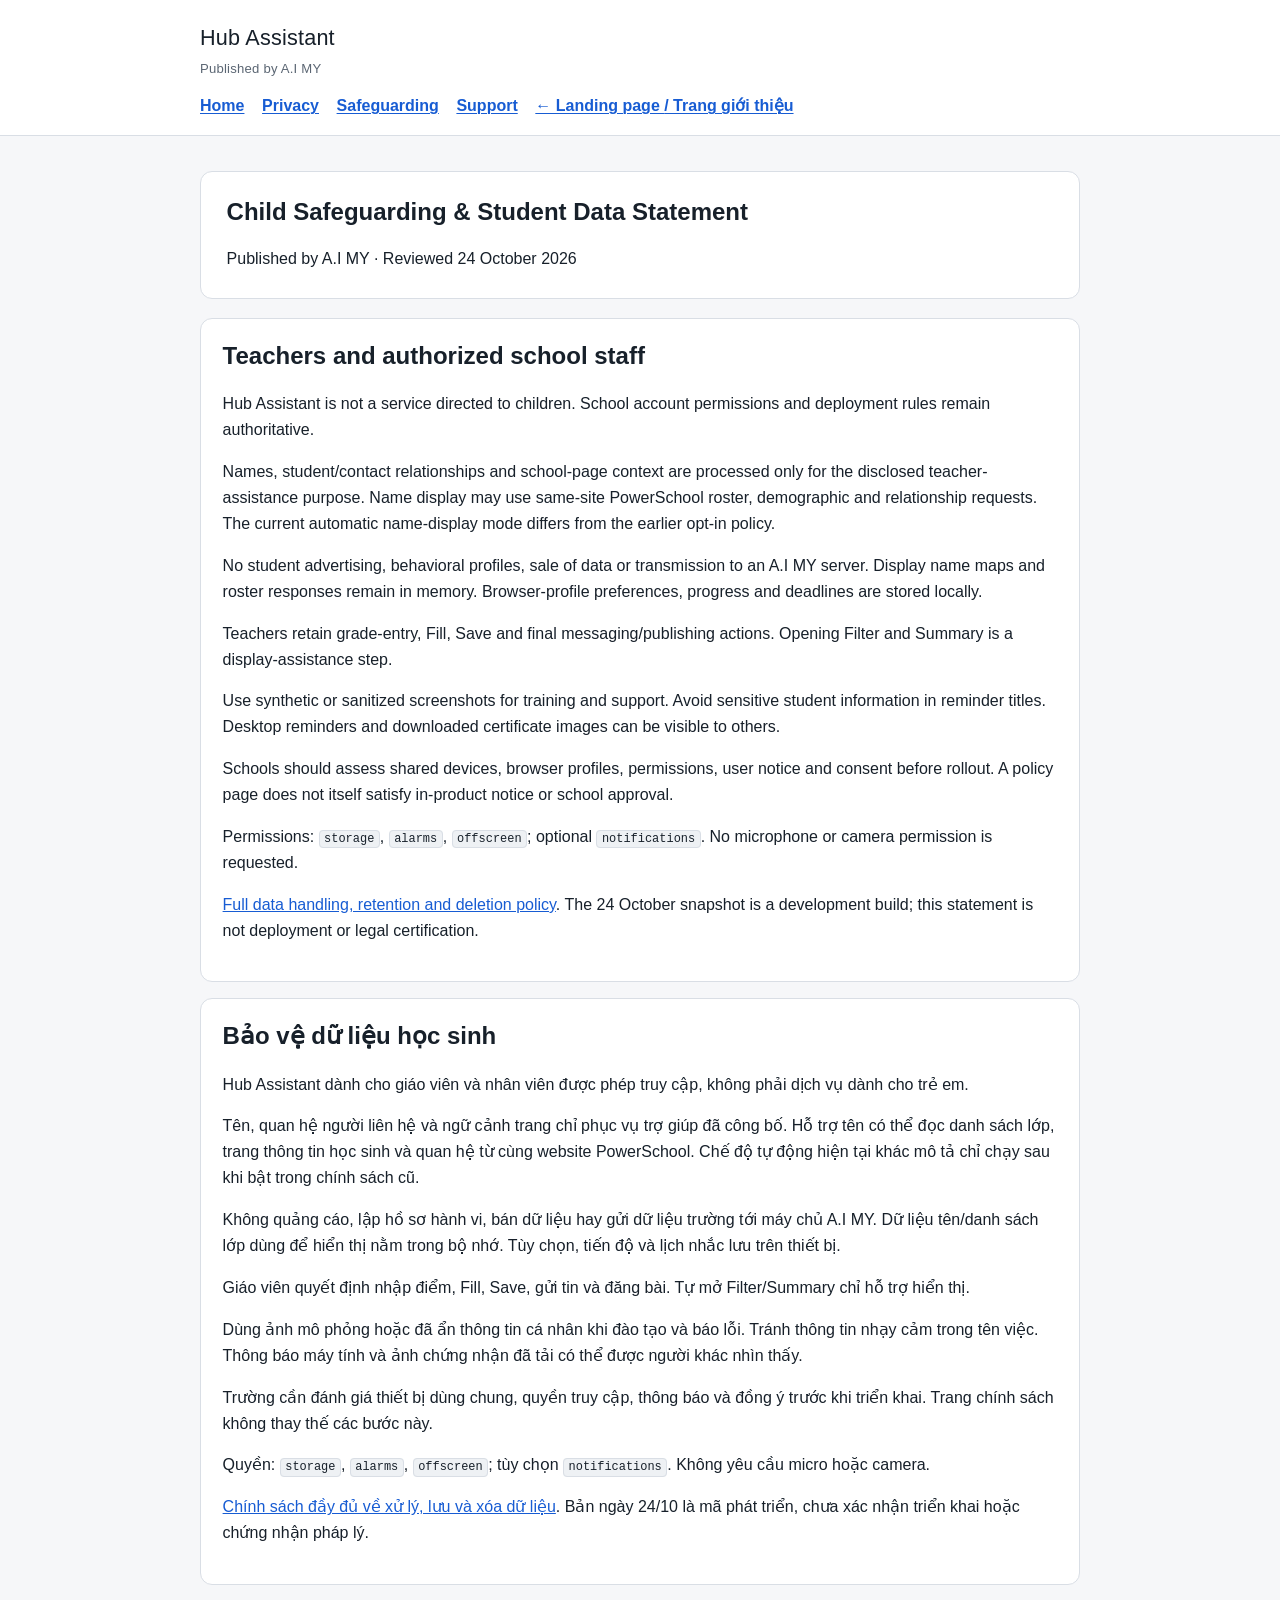
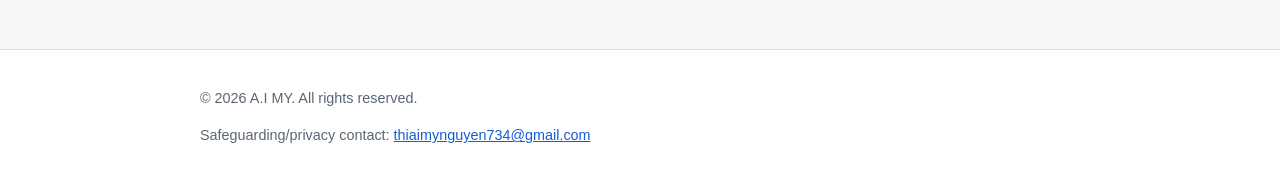
<file: safeguarding.html>
<!doctype html>
<html lang="en">
<head>
  <meta charset="utf-8">
  <meta name="viewport" content="width=device-width, initial-scale=1">
  <meta name="description" content="Child safeguarding and student data statement for Hub Assistant by A.I MY.">
  <title>Child Safeguarding — Hub Assistant</title>
  <link rel="stylesheet" href="styles.css">
</head>
<body>
<a class="skip-link" href="#content">Skip to content</a>
<header>
  <div class="header-inner">
    <p class="brand">Hub Assistant <small>Published by A.I MY</small></p>
    <nav aria-label="Primary navigation">
      <a href="index.html">Home</a>
      <a href="privacy.html">Privacy</a>
      <a href="safeguarding.html" aria-current="page">Safeguarding</a>
      <a href="support.html">Support</a>
      <a href="https://aimy-hubassistant-landingpage.netlify.app/">← Landing page <span lang="vi">/ Trang giới thiệu</span></a>
    </nav>
  </div>
</header>
<main id="content">
  <section class="hero"><h1>Child Safeguarding &amp; Student Data Statement</h1><p>Published by A.I MY · Reviewed 24 October 2026</p></section>
  <section class="card" lang="en">
    <h2>Teachers and authorized school staff</h2>
    <p>Hub Assistant is not a service directed to children. School account permissions and deployment rules remain authoritative.</p>
    <p>Names, student/contact relationships and school-page context are processed only for the disclosed teacher-assistance purpose. Name display may use same-site PowerSchool roster, demographic and relationship requests. The current automatic name-display mode differs from the earlier opt-in policy.</p>
    <p>No student advertising, behavioral profiles, sale of data or transmission to an A.I MY server. Display name maps and roster responses remain in memory. Browser-profile preferences, progress and deadlines are stored locally.</p>
    <p>Teachers retain grade-entry, Fill, Save and final messaging/publishing actions. Opening Filter and Summary is a display-assistance step.</p>
    <p>Use synthetic or sanitized screenshots for training and support. Avoid sensitive student information in reminder titles. Desktop reminders and downloaded certificate images can be visible to others.</p>
    <p>Schools should assess shared devices, browser profiles, permissions, user notice and consent before rollout. A policy page does not itself satisfy in-product notice or school approval.</p>
    <p>Permissions: <code>storage</code>, <code>alarms</code>, <code>offscreen</code>; optional <code>notifications</code>. No microphone or camera permission is requested.</p>
    <p><a href="privacy.html#en">Full data handling, retention and deletion policy</a>. The 24 October snapshot is a development build; this statement is not deployment or legal certification.</p>
  </section>
  <section id="vi" class="card" lang="vi">
    <h2>Bảo vệ dữ liệu học sinh</h2>
    <p>Hub Assistant dành cho giáo viên và nhân viên được phép truy cập, không phải dịch vụ dành cho trẻ em.</p>
    <p>Tên, quan hệ người liên hệ và ngữ cảnh trang chỉ phục vụ trợ giúp đã công bố. Hỗ trợ tên có thể đọc danh sách lớp, trang thông tin học sinh và quan hệ từ cùng website PowerSchool. Chế độ tự động hiện tại khác mô tả chỉ chạy sau khi bật trong chính sách cũ.</p>
    <p>Không quảng cáo, lập hồ sơ hành vi, bán dữ liệu hay gửi dữ liệu trường tới máy chủ A.I MY. Dữ liệu tên/danh sách lớp dùng để hiển thị nằm trong bộ nhớ. Tùy chọn, tiến độ và lịch nhắc lưu trên thiết bị.</p>
    <p>Giáo viên quyết định nhập điểm, Fill, Save, gửi tin và đăng bài. Tự mở Filter/Summary chỉ hỗ trợ hiển thị.</p>
    <p>Dùng ảnh mô phỏng hoặc đã ẩn thông tin cá nhân khi đào tạo và báo lỗi. Tránh thông tin nhạy cảm trong tên việc. Thông báo máy tính và ảnh chứng nhận đã tải có thể được người khác nhìn thấy.</p>
    <p>Trường cần đánh giá thiết bị dùng chung, quyền truy cập, thông báo và đồng ý trước khi triển khai. Trang chính sách không thay thế các bước này.</p>
    <p>Quyền: <code>storage</code>, <code>alarms</code>, <code>offscreen</code>; tùy chọn <code>notifications</code>. Không yêu cầu micro hoặc camera.</p>
    <p><a href="privacy.html#vi">Chính sách đầy đủ về xử lý, lưu và xóa dữ liệu</a>. Bản ngày 24/10 là mã phát triển, chưa xác nhận triển khai hoặc chứng nhận pháp lý.</p>
  </section>
</main>
<footer>
  <div class="footer-inner">
    <p>© 2026 A.I MY. All rights reserved.</p>
    <p>Safeguarding/privacy contact: <a href="mailto:thiaimynguyen734@gmail.com">thiaimynguyen734@gmail.com</a></p>
  </div>
</footer>
</body>
</html>
</file>
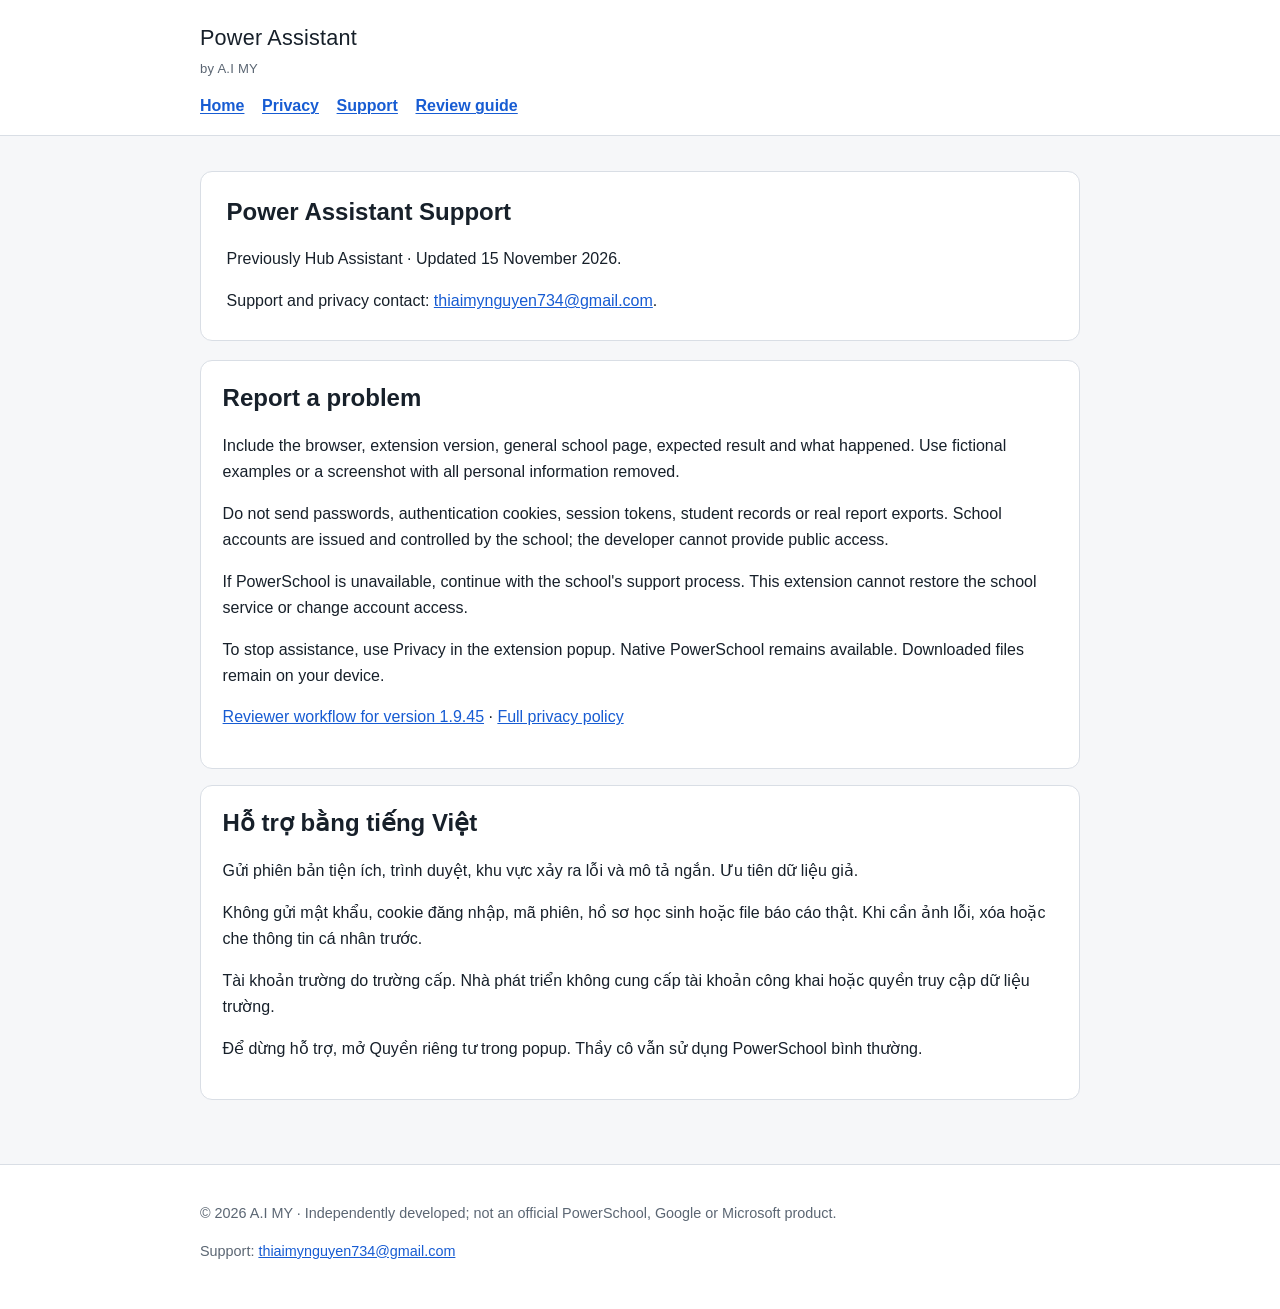
<file: support.html>
<!doctype html><html lang="en"><head><meta charset="utf-8"><meta name="viewport" content="width=device-width, initial-scale=1"><meta name="description" content="Power Assistant: teacher-controlled support for authorized VAS PowerSchool workflows."><title>Power Assistant — Support</title><link rel="stylesheet" href="styles.css"></head><body><a class="skip-link" href="#content">Skip to content</a><header><div class="header-inner"><p class="brand">Power Assistant <small>by A.I MY</small></p><nav aria-label="Primary navigation"><a href="index.html">Home</a><a href="privacy.html">Privacy</a><a href="support.html">Support</a><a href="review-1.9.45.html">Review guide</a></nav></div></header><main id="content"><section class="hero"><h1>Power Assistant Support</h1><p>Previously Hub Assistant · Updated 15 November 2026.</p><p>Support and privacy contact: <a href="mailto:thiaimynguyen734@gmail.com">thiaimynguyen734@gmail.com</a>.</p></section><section class="card"><h2>Report a problem</h2><p>Include the browser, extension version, general school page, expected result and what happened. Use fictional examples or a screenshot with all personal information removed.</p><p>Do not send passwords, authentication cookies, session tokens, student records or real report exports. School accounts are issued and controlled by the school; the developer cannot provide public access.</p><p>If PowerSchool is unavailable, continue with the school's support process. This extension cannot restore the school service or change account access.</p><p>To stop assistance, use Privacy in the extension popup. Native PowerSchool remains available. Downloaded files remain on your device.</p><p><a href="review-1.9.45.html">Reviewer workflow for version 1.9.45</a> · <a href="privacy.html">Full privacy policy</a></p></section><section class="card" lang="vi"><h2>Hỗ trợ bằng tiếng Việt</h2><p>Gửi phiên bản tiện ích, trình duyệt, khu vực xảy ra lỗi và mô tả ngắn. Ưu tiên dữ liệu giả.</p><p>Không gửi mật khẩu, cookie đăng nhập, mã phiên, hồ sơ học sinh hoặc file báo cáo thật. Khi cần ảnh lỗi, xóa hoặc che thông tin cá nhân trước.</p><p>Tài khoản trường do trường cấp. Nhà phát triển không cung cấp tài khoản công khai hoặc quyền truy cập dữ liệu trường.</p><p>Để dừng hỗ trợ, mở Quyền riêng tư trong popup. Thầy cô vẫn sử dụng PowerSchool bình thường.</p></section></main><footer><div class="footer-inner"><p>© 2026 A.I MY · Independently developed; not an official PowerSchool, Google or Microsoft product.</p><p>Support: <a href="mailto:thiaimynguyen734@gmail.com">thiaimynguyen734@gmail.com</a></p></div></footer></body></html>
</file>
<file: styles.css>
:root {
  color-scheme: light;
  --bg: #f6f7f9;
  --surface: #ffffff;
  --text: #17202a;
  --muted: #5b6673;
  --border: #d9dee5;
  --accent: #175cd3;
  --accent-strong: #0f4db7;
  --notice: #f7f8fa;
  --max: 880px;
}

* { box-sizing: border-box; }

html { scroll-behavior: smooth; }

body {
  margin: 0;
  font-family: Arial, Helvetica, sans-serif;
  background: var(--bg);
  color: var(--text);
  line-height: 1.62;
}

.skip-link {
  position: absolute;
  left: -9999px;
  top: 0;
  background: var(--surface);
  color: var(--accent);
  padding: .75rem 1rem;
  z-index: 10;
}

.skip-link:focus { left: 1rem; top: 1rem; }

header {
  background: var(--surface);
  border-bottom: 1px solid var(--border);
}

.header-inner,
main,
footer .footer-inner {
  width: min(var(--max), calc(100% - 2rem));
  margin: 0 auto;
}

.header-inner { padding: 1.3rem 0 1rem; }

.brand {
  margin: 0;
  font-size: 1.35rem;
  letter-spacing: .01em;
}

.brand small {
  display: block;
  margin-top: .15rem;
  color: var(--muted);
  font-size: .82rem;
  font-weight: 400;
}

nav {
  display: flex;
  flex-wrap: wrap;
  gap: .85rem 1.1rem;
  margin-top: .85rem;
}

nav a, a { color: var(--accent); }
nav a:hover, a:hover { color: var(--accent-strong); }
nav a { font-weight: 600; text-decoration-thickness: .08em; text-underline-offset: .15em; }

main { padding: 2.2rem 0 3rem; }

.hero,
.card,
.notice {
  background: var(--surface);
  border: 1px solid var(--border);
  border-radius: 12px;
}

.hero { padding: 1.6rem; margin-bottom: 1.2rem; }
.hero h1 { margin-top: 0; line-height: 1.2; }
.hero p:last-child { margin-bottom: 0; }

.card { padding: 1.35rem; margin: 1rem 0; }
.card h2, .card h3 { margin-top: 0; }

.notice {
  padding: 1rem 1.1rem;
  margin: 1rem 0;
  background: var(--notice);
}

.meta {
  color: var(--muted);
  font-size: .95rem;
}

h1, h2, h3 { line-height: 1.28; }
h2 { margin-top: 2rem; }
code {
  background: #eef1f4;
  border: 1px solid var(--border);
  border-radius: 4px;
  padding: .08rem .28rem;
  font-size: .92em;
}

ul, ol { padding-left: 1.35rem; }
li + li { margin-top: .35rem; }

.lang-jump {
  display: flex;
  gap: .75rem;
  flex-wrap: wrap;
  margin: .8rem 0 0;
}

.lang-jump a {
  border: 1px solid var(--border);
  border-radius: 999px;
  padding: .35rem .7rem;
  text-decoration: none;
  background: var(--surface);
}

footer {
  border-top: 1px solid var(--border);
  background: var(--surface);
}

.footer-inner {
  padding: 1.4rem 0 2rem;
  color: var(--muted);
  font-size: .9rem;
}

address { font-style: normal; }

@media (max-width: 600px) {
  main { padding-top: 1.35rem; }
  .hero, .card { padding: 1rem; }
  nav { gap: .55rem .8rem; }
}

@media (prefers-reduced-motion: reduce) {
  html { scroll-behavior: auto; }
}
</file>
